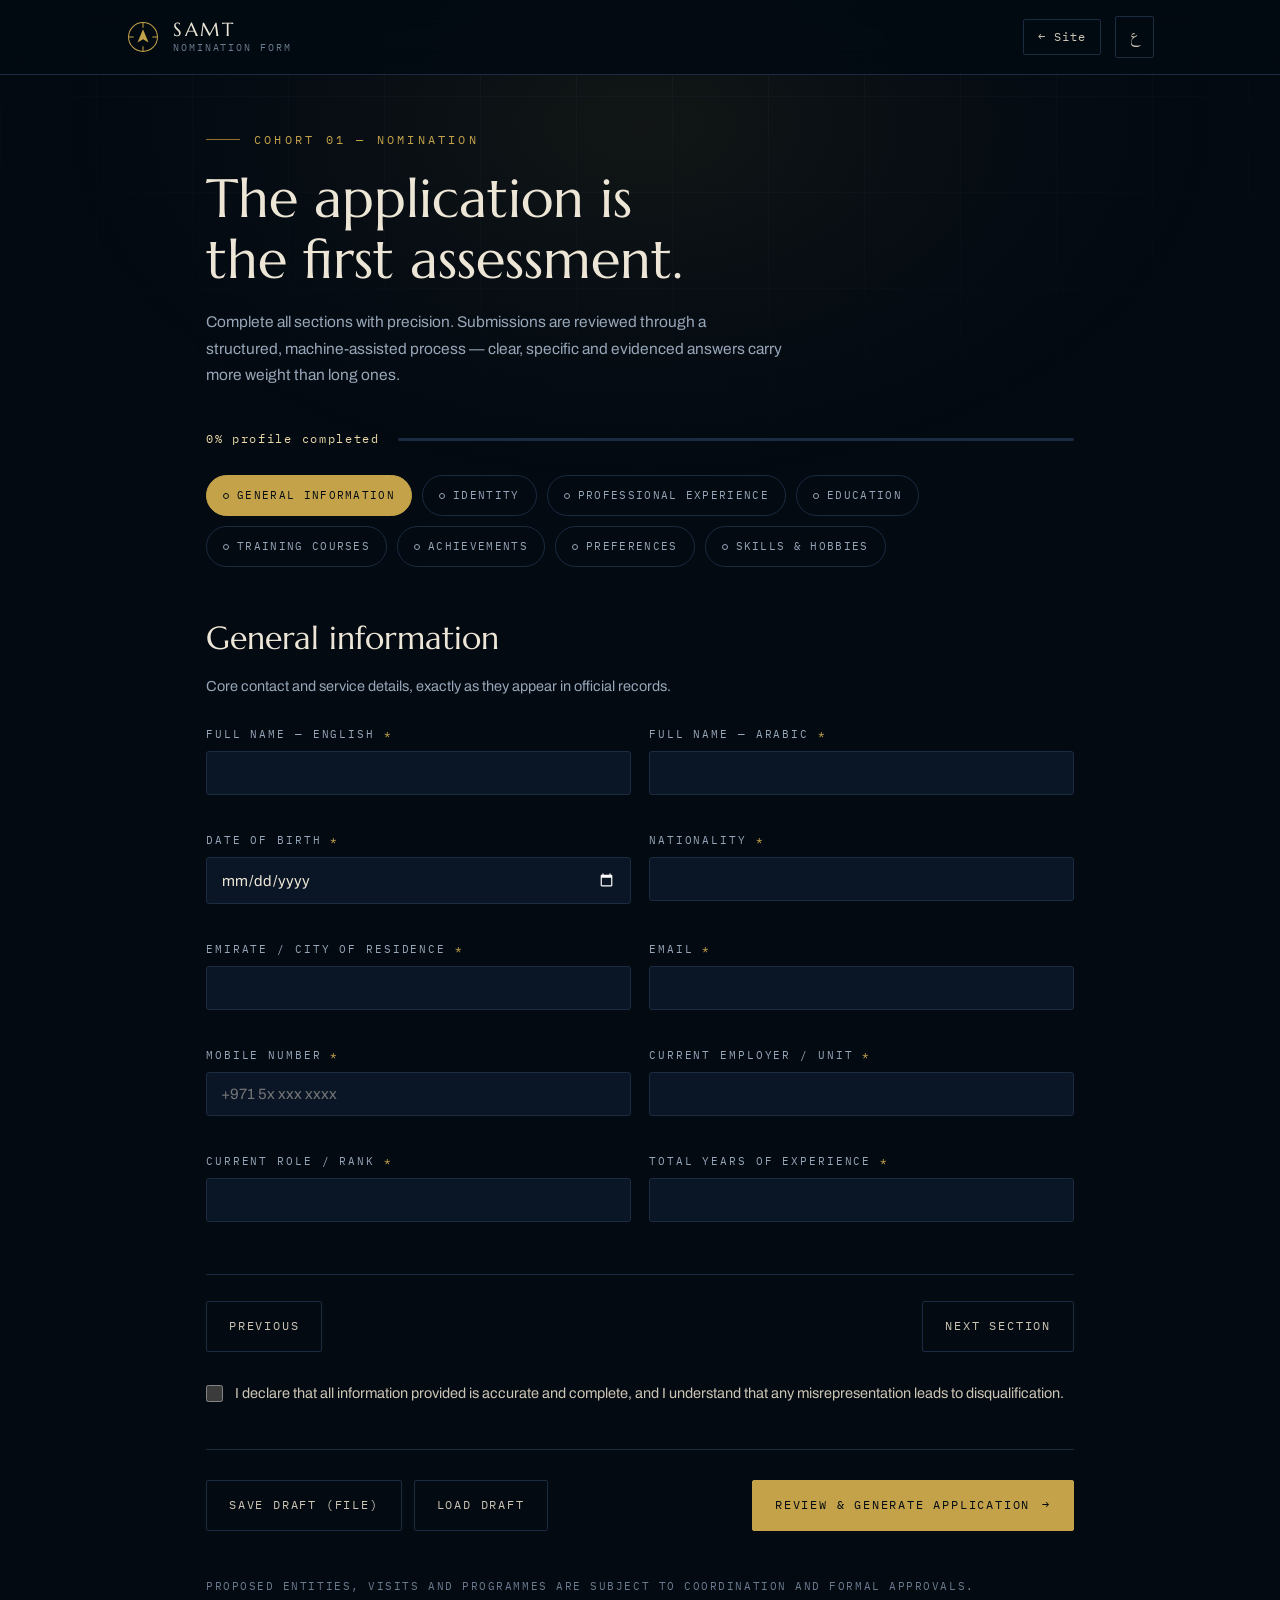
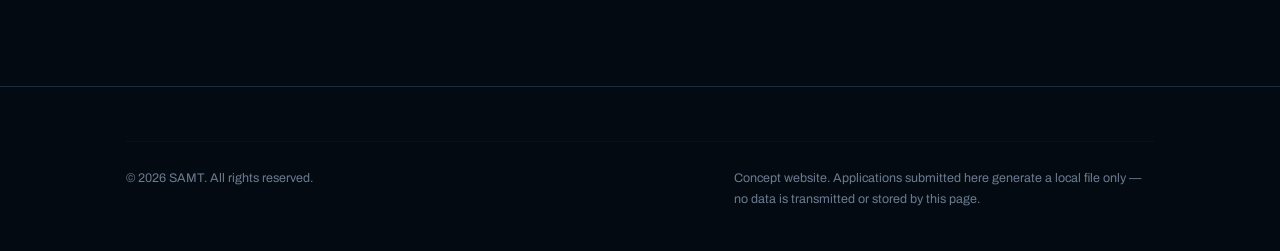
<file: apply.html>
<!DOCTYPE html>
<html lang="en" dir="ltr">
<head>
<meta charset="UTF-8">
<meta name="viewport" content="width=device-width, initial-scale=1">
<title>SAMT — Nomination Form</title>
<meta name="description" content="SAMT fellowship nomination form. Structured application designed for rigorous, machine-assisted review.">
<meta name="theme-color" content="#030A12">
<meta name="color-scheme" content="dark">
<meta name="robots" content="noindex,follow">
<link rel="icon" type="image/svg+xml" href="data:image/svg+xml,%3Csvg xmlns='http://www.w3.org/2000/svg' viewBox='0 0 40 40'%3E%3Ccircle cx='20' cy='20' r='16.5' fill='none' stroke='%23C3A24A' stroke-width='2.4'/%3E%3Cpath d='M20 10.5l6.8 16.3L20 22.7l-6.8 4.1Z' fill='%23C3A24A'/%3E%3C/svg%3E">
<link rel="preconnect" href="https://fonts.googleapis.com">
<link rel="preconnect" href="https://fonts.gstatic.com" crossorigin>
<link href="https://fonts.googleapis.com/css2?family=Marcellus&family=Archivo:wght@400;500;600&family=IBM+Plex+Mono:wght@400;500&family=Amiri:ital,wght@0,400;0,700;1,400&family=IBM+Plex+Sans+Arabic:wght@400;500;600&display=swap" rel="stylesheet">
<link rel="stylesheet" href="styles.css">
<style>
/* ═══ nomination form — page layer on top of the azimuth system ═══ */
.apply-main{position:relative;z-index:1;max-width:980px;margin-inline:auto;padding:130px var(--pad-x) 90px}
.apply-head{display:grid;gap:18px;margin-bottom:40px}
.apply-head .h2{max-width:20ch}
.apply-intro{color:var(--slate);max-width:64ch}

.progress-row{display:flex;align-items:center;gap:18px;margin:34px 0 26px;flex-wrap:wrap}
.progress-label{font-family:var(--font-mono);font-size:12px;letter-spacing:.14em;color:var(--champagne);font-variant-numeric:tabular-nums;white-space:nowrap}
html[lang="ar"] .progress-label{font-family:var(--font-body);letter-spacing:0;font-size:13px}
.progress-track{flex:1;min-width:220px;height:3px;background:var(--line);border-radius:2px;overflow:hidden}
.progress-fill{height:100%;width:0%;background:linear-gradient(90deg,var(--gold-deep),var(--gold));transition:width .6s var(--ease)}

.pills{display:flex;gap:10px;flex-wrap:wrap;margin-bottom:44px}
.pill{
  font-family:var(--font-mono);font-size:11px;letter-spacing:.12em;text-transform:uppercase;
  border:1px solid var(--line);color:var(--slate);padding:10px 16px;border-radius:999px;
  transition:color .3s,border-color .3s,background .3s;display:flex;align-items:center;gap:8px;
}
html[lang="ar"] .pill{font-family:var(--font-body);letter-spacing:0;font-size:13px}
.pill:hover{color:var(--champagne);border-color:var(--gold-deep)}
.pill[aria-selected="true"]{background:var(--gold);border-color:var(--gold);color:var(--night)}
.pill .dot{width:6px;height:6px;border-radius:50%;border:1px solid currentColor;flex:none}
.pill.done .dot{background:var(--gold);border-color:var(--gold)}
.pill[aria-selected="true"].done .dot{background:var(--night);border-color:var(--night)}

.sec{display:none}
.sec.show{display:block;animation:panelIn .5s var(--ease)}
.sec-head{display:grid;gap:8px;margin-bottom:26px}
.sec-head h2{font-family:var(--font-display);font-weight:400;font-size:clamp(24px,3vw,32px);color:var(--bone)}
.sec-head p{color:var(--slate);font-size:14.5px;max-width:64ch}

.grid2{display:grid;grid-template-columns:1fr 1fr;gap:18px}
.grid3{display:grid;grid-template-columns:1fr 1fr 1fr;gap:18px}
.field{display:flex;flex-direction:column;gap:8px;margin-bottom:18px}
.field label{font-family:var(--font-mono);font-size:10.5px;letter-spacing:.18em;text-transform:uppercase;color:var(--slate)}
html[lang="ar"] .field label{font-family:var(--font-body);letter-spacing:0;font-size:12.5px}
.field label .req{color:var(--gold)}
.field input,.field select,.field textarea{
  background:var(--ink);border:1px solid var(--line);color:var(--bone);
  font-family:var(--font-body);font-size:15px;padding:13px 14px;border-radius:3px;
  transition:border-color .3s;width:100%;
}
.field textarea{resize:vertical;min-height:110px;line-height:1.6}
.field input:focus,.field select:focus,.field textarea:focus{outline:none;border-color:var(--gold-deep)}
.field input.invalid,.field select.invalid,.field textarea.invalid{border-color:#8f4030}
.field select{appearance:none;background-image:url("data:image/svg+xml,%3Csvg xmlns='http://www.w3.org/2000/svg' width='10' height='6'%3E%3Cpath d='M1 1l4 4 4-4' stroke='%2397A6B8' fill='none'/%3E%3C/svg%3E");background-repeat:no-repeat;background-position:calc(100% - 14px) center}
html[dir="rtl"] .field select{background-position:14px center}
.hint{font-size:12px;color:var(--slate-dim)}
.count{font-family:var(--font-mono);font-size:10.5px;color:var(--slate-dim);align-self:flex-end;font-variant-numeric:tabular-nums}
.check{display:flex;gap:12px;align-items:flex-start;margin:14px 0}
.check input{width:17px;height:17px;accent-color:#C3A24A;margin-top:3px;flex:none}
.check span{color:var(--bone-dim);font-size:14.5px;line-height:1.6}

.block{border:1px solid var(--line);background:#0A162699;border-radius:3px;padding:22px;margin-bottom:16px;position:relative}
.block-top{display:flex;justify-content:space-between;align-items:center;margin-bottom:16px}
.block-num{font-family:var(--font-mono);font-size:10.5px;letter-spacing:.22em;color:var(--gold)}
html[lang="ar"] .block-num{font-family:var(--font-body);letter-spacing:0;font-size:12px}
.block-remove{font-family:var(--font-mono);font-size:10px;letter-spacing:.14em;color:var(--slate-dim);border:1px solid var(--line);padding:6px 12px;border-radius:2px;transition:color .3s,border-color .3s}
html[lang="ar"] .block-remove{font-family:var(--font-body);letter-spacing:0;font-size:12px}
.block-remove:hover{color:#d08a7a;border-color:#8f4030}
.add-btn{
  display:inline-flex;align-items:center;gap:10px;border:1px dashed var(--line);
  color:var(--slate);font-family:var(--font-mono);font-size:11px;letter-spacing:.16em;text-transform:uppercase;
  padding:12px 20px;border-radius:3px;transition:color .3s,border-color .3s;margin-top:4px;
}
html[lang="ar"] .add-btn{font-family:var(--font-body);letter-spacing:0;font-size:13px}
.add-btn:hover{color:var(--champagne);border-color:var(--gold-deep)}
.add-btn[disabled]{opacity:.35;pointer-events:none}

.sec-nav{display:flex;justify-content:space-between;gap:14px;margin-top:34px;border-top:1px solid var(--line);padding-top:26px}
.actions{display:flex;flex-wrap:wrap;gap:12px;margin-top:44px;border-top:1px solid var(--line);padding-top:30px;align-items:center}
.actions .spacer{flex:1}

.review{display:none;border:1px solid var(--gold-deep);background:#0A1626;border-radius:3px;padding:28px;margin-top:36px}
.review.show{display:block;animation:panelIn .5s var(--ease)}
.review h3{font-family:var(--font-display);font-weight:400;font-size:22px;color:var(--champagne);margin-bottom:6px}
.review .rid{font-family:var(--font-mono);font-size:12px;letter-spacing:.16em;color:var(--gold);margin-bottom:16px}
.review p{color:var(--slate);font-size:14px;margin-bottom:16px;max-width:66ch}
.review .r-actions{display:flex;flex-wrap:wrap;gap:10px}
.err{display:none;color:#d08a7a;font-size:13.5px;margin-top:16px}
.err.show{display:block}
.json-note{font-family:var(--font-mono);font-size:10.5px;letter-spacing:.12em;color:var(--slate-dim);margin-top:22px;text-transform:uppercase}
html[lang="ar"] .json-note{font-family:var(--font-body);letter-spacing:0;font-size:12px;text-transform:none}

@media (max-width:760px){
  .grid2,.grid3{grid-template-columns:1fr}
  .apply-main{padding-top:110px}
  .sec-nav,.actions{flex-direction:column;align-items:stretch}
  .actions .spacer{display:none}
}
</style>
</head>
<body>
<div class="graticule" aria-hidden="true"></div>
<div class="halo" aria-hidden="true"></div>
<a class="skip" href="#main" data-i18n="p_skip">Skip to content</a>

<header class="nav scrolled">
  <div class="nav-in">
    <a class="brand" href="index.html" aria-label="SAMT — home">
      <svg class="brand-mark" viewBox="0 0 40 40" fill="none" aria-hidden="true">
        <circle cx="20" cy="20" r="17" stroke="currentColor" stroke-width="1.2"/>
        <path d="M20 3v6M20 31v6M3 20h6M31 20h6" stroke="currentColor" stroke-width="1.2"/>
        <path d="M20 11l6.5 15.5L20 22.6 13.5 26.5Z" fill="currentColor"/>
      </svg>
      <span class="brand-text">
        <span class="brand-name" data-i18n="p_brand">SAMT</span>
        <span class="brand-sub" data-i18n="p_brandSub">Nomination form</span>
      </span>
    </a>
    <div class="nav-actions">
      <a class="lang-btn" href="index.html" data-i18n="p_back">← Site</a>
      <button class="lang-btn" id="langBtn" aria-label="Switch language / تبديل اللغة"><span id="langBtnTxt"><span class="ar-glyph">ع</span></span></button>
    </div>
  </div>
</header>

<main class="apply-main" id="main">
  <div class="apply-head">
    <p class="eyebrow" data-i18n="p_eyebrow">Cohort 01 — Nomination</p>
    <h1 class="display h2" data-i18n="p_title">The application is the first assessment.</h1>
    <p class="apply-intro" data-i18n="p_intro">Complete all sections with precision. Submissions are reviewed through a structured, machine-assisted process — clear, specific and evidenced answers carry more weight than long ones.</p>
  </div>

  <div class="progress-row">
    <span class="progress-label"><span id="pct">0</span>% <span data-i18n="p_completed">profile completed</span></span>
    <div class="progress-track"><div class="progress-fill" id="fill"></div></div>
  </div>

  <div class="pills" role="tablist" aria-label="Sections" id="pills">
    <button class="pill" role="tab" data-sec="g" aria-selected="true"><span class="dot"></span><span data-i18n="p_secG">General information</span></button>
    <button class="pill" role="tab" data-sec="id" aria-selected="false"><span class="dot"></span><span data-i18n="p_secId">Identity</span></button>
    <button class="pill" role="tab" data-sec="xp" aria-selected="false"><span class="dot"></span><span data-i18n="p_secXp">Professional experience</span></button>
    <button class="pill" role="tab" data-sec="ed" aria-selected="false"><span class="dot"></span><span data-i18n="p_secEd">Education</span></button>
    <button class="pill" role="tab" data-sec="tr" aria-selected="false"><span class="dot"></span><span data-i18n="p_secTr">Training courses</span></button>
    <button class="pill" role="tab" data-sec="ac" aria-selected="false"><span class="dot"></span><span data-i18n="p_secAc">Achievements</span></button>
    <button class="pill" role="tab" data-sec="pr" aria-selected="false"><span class="dot"></span><span data-i18n="p_secPr">Preferences</span></button>
    <button class="pill" role="tab" data-sec="sk" aria-selected="false"><span class="dot"></span><span data-i18n="p_secSk">Skills &amp; hobbies</span></button>
  </div>

  <!-- ── General information ── -->
  <section class="sec show" id="sec-g">
    <div class="sec-head"><h2 data-i18n="p_secG">General information</h2><p data-i18n="p_gIntro">Core contact and service details, exactly as they appear in official records.</p></div>
    <div class="grid2">
      <div class="field"><label data-i18n-html="p_fNameEn">Full name — English <span class="req">*</span></label><input data-f="full_name_en" data-req autocomplete="name"></div>
      <div class="field"><label data-i18n-html="p_fNameAr">Full name — Arabic <span class="req">*</span></label><input data-f="full_name_ar" data-req dir="rtl" lang="ar"></div>
      <div class="field"><label data-i18n-html="p_fDob">Date of birth <span class="req">*</span></label><input type="date" data-f="date_of_birth" data-req></div>
      <div class="field"><label data-i18n-html="p_fNat">Nationality <span class="req">*</span></label><input data-f="nationality" data-req></div>
      <div class="field"><label data-i18n-html="p_fCity">Emirate / city of residence <span class="req">*</span></label><input data-f="city" data-req></div>
      <div class="field"><label data-i18n-html="p_fEmail">Email <span class="req">*</span></label><input type="email" data-f="email" data-req autocomplete="email"></div>
      <div class="field"><label data-i18n-html="p_fPhone">Mobile number <span class="req">*</span></label><input type="tel" data-f="phone" data-req dir="ltr" autocomplete="tel" placeholder="+971 5x xxx xxxx"></div>
      <div class="field"><label data-i18n-html="p_fEmployer">Current employer / unit <span class="req">*</span></label><input data-f="employer" data-req></div>
      <div class="field"><label data-i18n-html="p_fRole">Current role / rank <span class="req">*</span></label><input data-f="current_role" data-req></div>
      <div class="field"><label data-i18n-html="p_fYears">Total years of experience <span class="req">*</span></label><input type="number" min="0" max="45" step="0.5" data-f="years_experience" data-req dir="ltr"></div>
    </div>
  </section>

  <!-- ── Identity ── -->
  <section class="sec" id="sec-id">
    <div class="sec-head"><h2 data-i18n="p_secId">Identity</h2><p data-i18n="p_idIntro">Identity details are used only for verification during shortlisting.</p></div>
    <div class="grid2">
      <div class="field"><label data-i18n-html="p_fUae">UAE national <span class="req">*</span></label>
        <select data-f="uae_national" data-req>
          <option value="" data-i18n="p_optSelect">Select…</option>
          <option value="yes" data-i18n="p_optYes">Yes</option>
          <option value="no" data-i18n="p_optNo">No</option>
        </select></div>
      <div class="field"><label data-i18n="p_fGender">Gender</label>
        <select data-f="gender">
          <option value="" data-i18n="p_optSelect">Select…</option>
          <option value="male" data-i18n="p_optMale">Male</option>
          <option value="female" data-i18n="p_optFemale">Female</option>
        </select></div>
      <div class="field"><label data-i18n="p_fEid">Emirates ID (optional)</label><input data-f="emirates_id" dir="ltr" inputmode="numeric" placeholder="784-XXXX-XXXXXXX-X"></div>
      <div class="field"><label data-i18n-html="p_fLangs">Languages spoken <span class="req">*</span></label><input data-f="languages" data-req data-i18n-ph="p_phLangs" placeholder="Arabic, English"></div>
    </div>
  </section>

  <!-- ── Professional experience ── -->
  <section class="sec" id="sec-xp">
    <div class="sec-head"><h2 data-i18n="p_secXp">Professional experience</h2><p data-i18n="p_xpIntro">Provide your career history — minimum 1 and maximum 3 positions, most recent first.</p></div>
    <div id="xpList"></div>
    <button class="add-btn" id="xpAdd" type="button"><span>+</span><span data-i18n="p_xpAdd">Add position</span></button>
  </section>

  <!-- ── Education ── -->
  <section class="sec" id="sec-ed">
    <div class="sec-head"><h2 data-i18n="p_secEd">Education</h2><p data-i18n="p_edIntro">Formal qualifications — minimum 1 and maximum 3, highest first.</p></div>
    <div id="edList"></div>
    <button class="add-btn" id="edAdd" type="button"><span>+</span><span data-i18n="p_edAdd">Add qualification</span></button>
  </section>

  <!-- ── Training ── -->
  <section class="sec" id="sec-tr">
    <div class="sec-head"><h2 data-i18n="p_secTr">Training courses</h2><p data-i18n="p_trIntro">Relevant professional courses — up to 5. Leadership, strategy and technical programmes carry most weight.</p></div>
    <div id="trList"></div>
    <button class="add-btn" id="trAdd" type="button"><span>+</span><span data-i18n="p_trAdd">Add course</span></button>
  </section>

  <!-- ── Achievements ── -->
  <section class="sec" id="sec-ac">
    <div class="sec-head"><h2 data-i18n="p_secAc">Achievements</h2><p data-i18n="p_acIntro">Up to 3 achievements with measurable institutional impact. State the result, not the effort.</p></div>
    <div id="acList"></div>
    <button class="add-btn" id="acAdd" type="button"><span>+</span><span data-i18n="p_acAdd">Add achievement</span></button>
  </section>

  <!-- ── Preferences ── -->
  <section class="sec" id="sec-pr">
    <div class="sec-head"><h2 data-i18n="p_secPr">Preferences</h2><p data-i18n="p_prIntro">Your motivation and commitments. Free-text answers are deliberately limited — precision is part of the assessment.</p></div>
    <div class="field"><label data-i18n-html="p_fMotivation">Motivation statement <span class="req">*</span></label>
      <textarea data-f="motivation" data-req maxlength="600" data-countmax="600"></textarea>
      <span class="count" data-countfor="motivation">0 / 600</span>
      <span class="hint" data-i18n="p_hMotivation">Why command, why now, and why you — in no more than 600 characters.</span></div>
    <div class="field"><label data-i18n="p_fPhilosophy">Leadership philosophy — one line</label>
      <input data-f="philosophy" maxlength="140" data-countmax="140">
      <span class="count" data-countfor="philosophy">0 / 140</span></div>
    <div class="grid2">
      <div class="field"><label data-i18n="p_fStation">Station of highest interest</label>
        <select data-f="station_interest">
          <option value="" data-i18n="p_optSelect">Select…</option>
          <option value="uae" data-i18n="p_optUae">UAE — national capability</option>
          <option value="uk" data-i18n="p_optUk">UK — leadership &amp; discipline</option>
          <option value="fr" data-i18n="p_optFr">France — strategy &amp; partnerships</option>
          <option value="us" data-i18n="p_optUs">USA — cooperation &amp; acquisition</option>
        </select></div>
      <div class="field"><label data-i18n="p_fRef">How were you referred?</label>
        <select data-f="referral">
          <option value="" data-i18n="p_optSelect">Select…</option>
          <option value="institutional_nomination" data-i18n="p_optNom">Institutional nomination</option>
          <option value="commanding_officer" data-i18n="p_optCo">Commanding officer / manager</option>
          <option value="colleague" data-i18n="p_optCol">Colleague</option>
          <option value="other" data-i18n="p_optOther">Other</option>
        </select></div>
    </div>
    <label class="check"><input type="checkbox" data-f="commitment" data-req><span data-i18n="p_cCommit">I confirm my availability for the full 16-week, full-time programme, including all four international stations.</span></label>
  </section>

  <!-- ── Skills ── -->
  <section class="sec" id="sec-sk">
    <div class="sec-head"><h2 data-i18n="p_secSk">Skills &amp; hobbies</h2><p data-i18n="p_skIntro">Comma-separated lists — each entry becomes a structured data point in your application.</p></div>
    <div class="field"><label data-i18n-html="p_fSkills">Professional skills <span class="req">*</span></label>
      <input data-f="skills" data-req data-i18n-ph="p_phSkills" placeholder="Strategic planning, programme governance, systems engineering">
      <span class="hint" data-i18n="p_hSkills">Minimum 3, separated by commas.</span></div>
    <div class="field"><label data-i18n="p_fHobbies">Hobbies &amp; interests</label>
      <input data-f="hobbies" data-i18n-ph="p_phHobbies" placeholder="Aviation, endurance sport, reading"></div>
  </section>

  <div class="sec-nav">
    <button class="btn btn-ghost" id="prevBtn" type="button"><span data-i18n="p_prev">Previous</span></button>
    <button class="btn btn-ghost" id="nextBtn" type="button"><span data-i18n="p_next">Next section</span></button>
  </div>

  <label class="check" style="margin-top:30px"><input type="checkbox" id="declare" data-req><span data-i18n="p_cDeclare">I declare that all information provided is accurate and complete, and I understand that any misrepresentation leads to disqualification.</span></label>

  <div class="actions">
    <button class="btn btn-ghost" id="draftSave" type="button"><span data-i18n="p_draftSave">Save draft (file)</span></button>
    <button class="btn btn-ghost" id="draftLoad" type="button"><span data-i18n="p_draftLoad">Load draft</span></button>
    <input type="file" id="draftFile" accept="application/json" hidden>
    <span class="spacer"></span>
    <button class="btn btn-gold" id="generate" type="button"><span data-i18n="p_generate">Review &amp; generate application</span><span class="arr" aria-hidden="true">→</span></button>
  </div>
  <p class="err" id="errBox" data-i18n="p_err">Some required fields are missing or invalid — incomplete sections are marked above.</p>

  <div class="review" id="review">
    <h3 data-i18n="p_rvTitle">Application generated</h3>
    <p class="rid" id="rid">SAMT-26-00000</p>
    <p data-i18n="p_rvBody">Your structured application file has been prepared. Download it, keep a copy, and submit it through your nominating authority or the address provided in your invitation.</p>
    <div class="r-actions">
      <button class="btn btn-gold" id="dlJson" type="button"><span data-i18n="p_dlJson">Download JSON</span></button>
      <button class="btn btn-ghost" id="cpJson" type="button"><span data-i18n="p_cpJson">Copy JSON</span></button>
      <a class="btn btn-ghost" id="mailBtn" href="#"><span data-i18n="p_mail">Submit by email</span></a>
    </div>
    <p class="json-note" data-i18n="p_jsonNote">Machine-readable · schema samt.application.v1 · designed for AI-assisted review</p>
  </div>

  <p class="st-note" style="margin-top:46px" data-i18n="p_approvals">Proposed entities, visits and programmes are subject to coordination and formal approvals.</p>
</main>

<footer class="footer"><div class="wrap"><div class="disclaimer">
  <span data-i18n="p_copy">© 2026 SAMT. All rights reserved.</span>
  <span class="legal" data-i18n="p_legal">Concept website. Applications submitted here generate a local file only — no data is transmitted or stored by this page.</span>
</div></div></footer>
<script>
(function(){
'use strict';
var doc = document, root = doc.documentElement;
root.classList.add('js');

/* ▸ Set the receiving address before launch (used by "Submit by email") */
var SUBMIT_EMAIL = 'nominations@samt.example';

/* ═══════════ page dictionary ═══════════ */
var PD = {
en: {
  _title:'SAMT — Nomination Form', _dir:'ltr', _langBtn:'<span class="ar-glyph">\u0639</span>',
  p_skip:'Skip to content', p_brand:'SAMT', p_brandSub:'Nomination form', p_back:'\u2190 Site',
  p_eyebrow:'Cohort 01 — Nomination', p_title:'The application is the first assessment.',
  p_intro:'Complete all sections with precision. Submissions are reviewed through a structured, machine-assisted process — clear, specific and evidenced answers carry more weight than long ones.',
  p_completed:'profile completed',
  p_secG:'General information', p_secId:'Identity', p_secXp:'Professional experience', p_secEd:'Education',
  p_secTr:'Training courses', p_secAc:'Achievements', p_secPr:'Preferences', p_secSk:'Skills & hobbies',
  p_gIntro:'Core contact and service details, exactly as they appear in official records.',
  p_fNameEn:'Full name — English <span class="req">*</span>', p_fNameAr:'Full name — Arabic <span class="req">*</span>',
  p_fDob:'Date of birth <span class="req">*</span>', p_fNat:'Nationality <span class="req">*</span>',
  p_fCity:'Emirate / city of residence <span class="req">*</span>', p_fEmail:'Email <span class="req">*</span>',
  p_fPhone:'Mobile number <span class="req">*</span>', p_fEmployer:'Current employer / unit <span class="req">*</span>',
  p_fRole:'Current role / rank <span class="req">*</span>', p_fYears:'Total years of experience <span class="req">*</span>',
  p_idIntro:'Identity details are used only for verification during shortlisting.',
  p_fUae:'UAE national <span class="req">*</span>', p_optSelect:'Select\u2026', p_optYes:'Yes', p_optNo:'No',
  p_fGender:'Gender', p_optMale:'Male', p_optFemale:'Female',
  p_fEid:'Emirates ID (optional)', p_fLangs:'Languages spoken <span class="req">*</span>', p_phLangs:'Arabic, English',
  p_xpIntro:'Provide your career history — minimum 1 and maximum 3 positions, most recent first.',
  p_xpAdd:'Add position', p_bPos:'Position',
  p_fXpRole:'Role title <span class="req">*</span>', p_fXpOrg:'Organisation <span class="req">*</span>',
  p_fXpSector:'Sector', p_optSecDef:'Defence', p_optSecGov:'Government', p_optSecAvi:'Aviation & aerospace',
  p_optSecTech:'Technology', p_optSecEnergy:'Energy', p_optSecAcad:'Academia', p_optSecPriv:'Private sector', p_optSecOther:'Other',
  p_fXpFrom:'From <span class="req">*</span>', p_fXpTo:'To', p_xpPresent:'Current position',
  p_fXpPeople:'People led (number)', p_fXpSummary:'Key responsibilities & results <span class="req">*</span>',
  p_edIntro:'Formal qualifications — minimum 1 and maximum 3, highest first.',
  p_edAdd:'Add qualification', p_bQual:'Qualification',
  p_fEdLevel:'Degree level <span class="req">*</span>', p_optLvlDip:'Diploma', p_optLvlBach:'Bachelor',
  p_optLvlMas:'Master', p_optLvlDoc:'Doctorate', p_optLvlOther:'Other',
  p_fEdField:'Field of study <span class="req">*</span>', p_fEdInst:'Institution <span class="req">*</span>',
  p_fEdCountry:'Country <span class="req">*</span>', p_fEdYear:'Year of graduation <span class="req">*</span>',
  p_trIntro:'Relevant professional courses — up to 5. Leadership, strategy and technical programmes carry most weight.',
  p_trAdd:'Add course', p_bCourse:'Course',
  p_fTrName:'Course name', p_fTrProvider:'Provider', p_fTrYear:'Year', p_fTrCat:'Category',
  p_optCatLead:'Leadership', p_optCatStrat:'Strategy', p_optCatTech:'Technical', p_optCatPm:'Programme management', p_optCatOther:'Other',
  p_acIntro:'Up to 3 achievements with measurable institutional impact. State the result, not the effort.',
  p_acAdd:'Add achievement', p_bAch:'Achievement',
  p_fAcTitle:'Title', p_fAcImpact:'Impact statement', p_fAcEvidence:'Evidence type',
  p_optEvAward:'Official award', p_optEvReport:'Institutional report', p_optEvMedia:'Published work / media', p_optEvRef:'Senior reference', p_optEvOther:'Other',
  p_prIntro:'Your motivation and commitments. Free-text answers are deliberately limited — precision is part of the assessment.',
  p_fMotivation:'Motivation statement <span class="req">*</span>',
  p_hMotivation:'Why command, why now, and why you — in no more than 600 characters.',
  p_fPhilosophy:'Leadership philosophy — one line',
  p_fStation:'Station of highest interest', p_optUae:'UAE — national capability', p_optUk:'UK — leadership & discipline',
  p_optFr:'France — strategy & partnerships', p_optUs:'USA — cooperation & acquisition',
  p_fRef:'How were you referred?', p_optNom:'Institutional nomination', p_optCo:'Commanding officer / manager', p_optCol:'Colleague', p_optOther:'Other',
  p_cCommit:'I confirm my availability for the full 16-week, full-time programme, including all four international stations.',
  p_skIntro:'Comma-separated lists — each entry becomes a structured data point in your application.',
  p_fSkills:'Professional skills <span class="req">*</span>', p_phSkills:'Strategic planning, programme governance, systems engineering',
  p_hSkills:'Minimum 3, separated by commas.', p_fHobbies:'Hobbies & interests', p_phHobbies:'Aviation, endurance sport, reading',
  p_prev:'Previous', p_next:'Next section', p_remove:'Remove',
  p_cDeclare:'I declare that all information provided is accurate and complete, and I understand that any misrepresentation leads to disqualification.',
  p_draftSave:'Save draft (file)', p_draftLoad:'Load draft', p_generate:'Review & generate application',
  p_err:'Some required fields are missing or invalid — incomplete sections are marked above.',
  p_rvTitle:'Application generated',
  p_rvBody:'Your structured application file has been prepared. Download it, keep a copy, and submit it through your nominating authority or the address provided in your invitation.',
  p_dlJson:'Download JSON', p_cpJson:'Copy JSON', p_cpDone:'Copied \u2713', p_mail:'Submit by email',
  p_jsonNote:'Machine-readable \u00b7 schema samt.application.v1 \u00b7 designed for AI-assisted review',
  p_approvals:'Proposed entities, visits and programmes are subject to coordination and formal approvals.',
  p_copy:'\u00a9 2026 SAMT. All rights reserved.',
  p_legal:'Concept website. Applications submitted here generate a local file only — no data is transmitted or stored by this page.'
},
ar: {
  _title:'سَمْت — نموذج الترشيح', _dir:'rtl', _langBtn:'EN',
  p_skip:'الانتقال إلى المحتوى', p_brand:'سَمْت', p_brandSub:'نموذج الترشيح', p_back:'\u2192 الموقع',
  p_eyebrow:'الدفعة 01 — الترشيح', p_title:'الطلب هو أول تقييم.',
  p_intro:'أكمل جميع الأقسام بدقة. تُراجع الطلبات عبر عملية منظمة مدعومة بالتحليل الآلي — الإجابات الواضحة والمحددة والمدعومة بالأدلة أثقل وزناً من الإجابات الطويلة.',
  p_completed:'نسبة اكتمال الملف',
  p_secG:'المعلومات العامة', p_secId:'الهوية', p_secXp:'الخبرة المهنية', p_secEd:'التعليم',
  p_secTr:'الدورات التدريبية', p_secAc:'الإنجازات', p_secPr:'التفضيلات', p_secSk:'المهارات والهوايات',
  p_gIntro:'بيانات التواصل والخدمة الأساسية كما وردت في السجلات الرسمية.',
  p_fNameEn:'الاسم الكامل — بالإنجليزية <span class="req">*</span>', p_fNameAr:'الاسم الكامل — بالعربية <span class="req">*</span>',
  p_fDob:'تاريخ الميلاد <span class="req">*</span>', p_fNat:'الجنسية <span class="req">*</span>',
  p_fCity:'الإمارة / مدينة الإقامة <span class="req">*</span>', p_fEmail:'البريد الإلكتروني <span class="req">*</span>',
  p_fPhone:'رقم الهاتف المتحرك <span class="req">*</span>', p_fEmployer:'جهة العمل / الوحدة الحالية <span class="req">*</span>',
  p_fRole:'المسمى الوظيفي / الرتبة الحالية <span class="req">*</span>', p_fYears:'إجمالي سنوات الخبرة <span class="req">*</span>',
  p_idIntro:'تُستخدم بيانات الهوية للتحقق فقط خلال مرحلة الفرز.',
  p_fUae:'مواطن إماراتي <span class="req">*</span>', p_optSelect:'اختر\u2026', p_optYes:'نعم', p_optNo:'لا',
  p_fGender:'الجنس', p_optMale:'ذكر', p_optFemale:'أنثى',
  p_fEid:'رقم الهوية الإماراتية (اختياري)', p_fLangs:'اللغات المتحدث بها <span class="req">*</span>', p_phLangs:'العربية، الإنجليزية',
  p_xpIntro:'قدّم سجلك المهني — بحد أدنى وظيفة واحدة وبحد أقصى ثلاث وظائف، الأحدث أولاً.',
  p_xpAdd:'إضافة وظيفة', p_bPos:'الوظيفة',
  p_fXpRole:'المسمى الوظيفي <span class="req">*</span>', p_fXpOrg:'الجهة <span class="req">*</span>',
  p_fXpSector:'القطاع', p_optSecDef:'الدفاع', p_optSecGov:'الحكومة', p_optSecAvi:'الطيران والفضاء',
  p_optSecTech:'التقنية', p_optSecEnergy:'الطاقة', p_optSecAcad:'الأكاديميا', p_optSecPriv:'القطاع الخاص', p_optSecOther:'أخرى',
  p_fXpFrom:'من <span class="req">*</span>', p_fXpTo:'إلى', p_xpPresent:'الوظيفة الحالية',
  p_fXpPeople:'عدد من قُدتهم', p_fXpSummary:'أبرز المسؤوليات والنتائج <span class="req">*</span>',
  p_edIntro:'المؤهلات العلمية — بحد أدنى مؤهل واحد وبحد أقصى ثلاثة، الأعلى أولاً.',
  p_edAdd:'إضافة مؤهل', p_bQual:'المؤهل',
  p_fEdLevel:'المستوى العلمي <span class="req">*</span>', p_optLvlDip:'دبلوم', p_optLvlBach:'بكالوريوس',
  p_optLvlMas:'ماجستير', p_optLvlDoc:'دكتوراه', p_optLvlOther:'أخرى',
  p_fEdField:'التخصص <span class="req">*</span>', p_fEdInst:'المؤسسة التعليمية <span class="req">*</span>',
  p_fEdCountry:'الدولة <span class="req">*</span>', p_fEdYear:'سنة التخرج <span class="req">*</span>',
  p_trIntro:'الدورات المهنية ذات الصلة — حتى 5 دورات. لبرامج القيادة والاستراتيجية والبرامج الفنية الوزن الأكبر.',
  p_trAdd:'إضافة دورة', p_bCourse:'الدورة',
  p_fTrName:'اسم الدورة', p_fTrProvider:'الجهة المقدمة', p_fTrYear:'السنة', p_fTrCat:'الفئة',
  p_optCatLead:'قيادة', p_optCatStrat:'استراتيجية', p_optCatTech:'فنية', p_optCatPm:'إدارة برامج', p_optCatOther:'أخرى',
  p_acIntro:'حتى 3 إنجازات ذات أثر مؤسسي قابل للقياس. اذكر النتيجة لا الجهد.',
  p_acAdd:'إضافة إنجاز', p_bAch:'الإنجاز',
  p_fAcTitle:'العنوان', p_fAcImpact:'بيان الأثر', p_fAcEvidence:'نوع الدليل',
  p_optEvAward:'جائزة رسمية', p_optEvReport:'تقرير مؤسسي', p_optEvMedia:'عمل منشور / إعلام', p_optEvRef:'تزكية من قيادة عليا', p_optEvOther:'أخرى',
  p_prIntro:'دوافعك والتزاماتك. الإجابات الحرة محدودة الطول عمداً — فالدقة جزء من التقييم.',
  p_fMotivation:'بيان الدافع <span class="req">*</span>',
  p_hMotivation:'لماذا القيادة، ولماذا الآن، ولماذا أنت — في حدود 600 حرف.',
  p_fPhilosophy:'فلسفتك القيادية — سطر واحد',
  p_fStation:'المحطة الأكثر أهمية لك', p_optUae:'الإمارات — القدرات الوطنية', p_optUk:'بريطانيا — القيادة والانضباط',
  p_optFr:'فرنسا — الاستراتيجية والشراكات', p_optUs:'أمريكا — التعاون والاستحواذ',
  p_fRef:'كيف تم ترشيحك؟', p_optNom:'ترشيح مؤسسي', p_optCo:'قائد مباشر / مدير', p_optCol:'زميل', p_optOther:'أخرى',
  p_cCommit:'أؤكد جاهزيتي للبرنامج كاملاً بدوام تام لمدة 16 أسبوعاً، شاملاً المحطات الدولية الأربع.',
  p_skIntro:'قوائم مفصولة بفواصل — كل عنصر يتحول إلى نقطة بيانات منظمة في طلبك.',
  p_fSkills:'المهارات المهنية <span class="req">*</span>', p_phSkills:'التخطيط الاستراتيجي، حوكمة البرامج، هندسة الأنظمة',
  p_hSkills:'ثلاث مهارات على الأقل، مفصولة بفواصل.', p_fHobbies:'الهوايات والاهتمامات', p_phHobbies:'الطيران، رياضات التحمل، القراءة',
  p_prev:'السابق', p_next:'القسم التالي', p_remove:'حذف',
  p_cDeclare:'أقرّ بأن جميع المعلومات المقدمة دقيقة وكاملة، وأدرك أن أي معلومات غير صحيحة تؤدي إلى الاستبعاد.',
  p_draftSave:'حفظ مسودة (ملف)', p_draftLoad:'استيراد مسودة', p_generate:'مراجعة وإنشاء الطلب',
  p_err:'بعض الحقول المطلوبة ناقصة أو غير صحيحة — الأقسام غير المكتملة محددة أعلاه.',
  p_rvTitle:'تم إنشاء الطلب',
  p_rvBody:'تم إعداد ملف طلبك المنظم. حمّله واحتفظ بنسخة، ثم قدّمه عبر جهة الترشيح أو العنوان الوارد في دعوتك.',
  p_dlJson:'تحميل JSON', p_cpJson:'نسخ JSON', p_cpDone:'تم النسخ \u2713', p_mail:'الإرسال بالبريد',
  p_jsonNote:'ملف قابل للقراءة الآلية \u00b7 المخطط samt.application.v1 \u00b7 مصمم للمراجعة المدعومة بالذكاء الاصطناعي',
  p_approvals:'تخضع الجهات والزيارات والبرامج المقترحة للتنسيق والموافقات الرسمية.',
  p_copy:'\u00a9 2026 سمت. جميع الحقوق محفوظة.',
  p_legal:'موقع تصوري. الطلبات هنا تُنشئ ملفاً محلياً فقط — لا تُنقل أي بيانات ولا تُخزن عبر هذه الصفحة.'
}
};

/* ═══════════ engine ═══════════ */
var lang = 'en';
function qs(s,c){return (c||doc).querySelector(s)}
function qsa(s,c){return Array.prototype.slice.call((c||doc).querySelectorAll(s))}
function t(k){ return (PD[lang][k] !== undefined) ? PD[lang][k] : k; }

function translateIn(rt){
  qsa('[data-i18n]', rt).forEach(function(el){ var k=el.getAttribute('data-i18n'); if(PD[lang][k]!==undefined) el.textContent=PD[lang][k]; });
  qsa('[data-i18n-html]', rt).forEach(function(el){ var k=el.getAttribute('data-i18n-html'); if(PD[lang][k]!==undefined) el.innerHTML=PD[lang][k]; });
  qsa('[data-i18n-ph]', rt).forEach(function(el){ var k=el.getAttribute('data-i18n-ph'); if(PD[lang][k]!==undefined) el.setAttribute('placeholder', PD[lang][k]); });
}
function applyLang(next){
  lang = next;
  root.setAttribute('lang', lang);
  root.setAttribute('dir', PD[lang]._dir);
  doc.title = PD[lang]._title;
  translateIn(doc);
  qs('#langBtnTxt').innerHTML = PD[lang]._langBtn;
  renumberAll();
}
qs('#langBtn').addEventListener('click', function(){ applyLang(lang==='en'?'ar':'en'); });

/* ── section tabs ── */
var ORDER = ['g','id','xp','ed','tr','ac','pr','sk'];
var cur = 0;
function showSec(i){
  cur = Math.max(0, Math.min(ORDER.length-1, i));
  ORDER.forEach(function(id, ix){
    qs('#sec-'+id).classList.toggle('show', ix===cur);
    qsa('.pill').filter(function(p){return p.getAttribute('data-sec')===id})[0]
      .setAttribute('aria-selected', ix===cur ? 'true' : 'false');
  });
  qs('#prevBtn').style.visibility = cur===0 ? 'hidden' : 'visible';
  qs('#nextBtn').style.visibility = cur===ORDER.length-1 ? 'hidden' : 'visible';
  qs('.apply-head').scrollIntoView({behavior:'smooth', block:'start'});
}
qsa('.pill').forEach(function(p){ p.addEventListener('click', function(){ showSec(ORDER.indexOf(p.getAttribute('data-sec'))); }); });
qs('#prevBtn').addEventListener('click', function(){ showSec(cur-1); });
qs('#nextBtn').addEventListener('click', function(){ showSec(cur+1); });

/* ── repeating blocks ── */
function fld(cls, labelKey, inner){
  return '<div class="field '+(cls||'')+'"><label data-i18n-html="'+labelKey+'">'+labelKey+'</label>'+inner+'</div>';
}
function opt(v, k){ return '<option value="'+v+'" data-i18n="'+k+'">'+k+'</option>'; }
var BLOCKS = {
  xp: { list:'#xpList', add:'#xpAdd', max:3, min:1, numKey:'p_bPos', breq:['role','organisation','from','summary'],
    html: '<div class="grid2">'
      + fld('', 'p_fXpRole', '<input data-f="role">')
      + fld('', 'p_fXpOrg', '<input data-f="organisation">')
      + '<div class="field"><label data-i18n="p_fXpSector">p_fXpSector</label><select data-f="sector">'
      + opt('','p_optSelect')+opt('defence','p_optSecDef')+opt('government','p_optSecGov')+opt('aviation_aerospace','p_optSecAvi')
      + opt('technology','p_optSecTech')+opt('energy','p_optSecEnergy')+opt('academia','p_optSecAcad')+opt('private','p_optSecPriv')+opt('other','p_optSecOther')
      + '</select></div>'
      + '<div class="field"><label data-i18n="p_fXpPeople">p_fXpPeople</label><input type="number" min="0" step="1" data-f="people_led" dir="ltr"></div>'
      + fld('', 'p_fXpFrom', '<input type="month" data-f="from" dir="ltr">')
      + '<div class="field"><label data-i18n="p_fXpTo">p_fXpTo</label><input type="month" data-f="to" dir="ltr">'
      + '<label class="check" style="margin:6px 0 0"><input type="checkbox" data-f="is_current"><span data-i18n="p_xpPresent">p_xpPresent</span></label></div>'
      + '</div>'
      + '<div class="field"><label data-i18n-html="p_fXpSummary">p_fXpSummary</label><textarea data-f="summary" maxlength="300"></textarea></div>'
  },
  ed: { list:'#edList', add:'#edAdd', max:3, min:1, numKey:'p_bQual', breq:['level','field','institution','country','year'],
    html: '<div class="grid2">'
      + '<div class="field"><label data-i18n-html="p_fEdLevel">p_fEdLevel</label><select data-f="level">'
      + opt('','p_optSelect')+opt('diploma','p_optLvlDip')+opt('bachelor','p_optLvlBach')+opt('master','p_optLvlMas')+opt('doctorate','p_optLvlDoc')+opt('other','p_optLvlOther')
      + '</select></div>'
      + fld('', 'p_fEdField', '<input data-f="field">')
      + fld('', 'p_fEdInst', '<input data-f="institution">')
      + fld('', 'p_fEdCountry', '<input data-f="country">')
      + fld('', 'p_fEdYear', '<input type="number" min="1975" max="2026" data-f="year" dir="ltr">')
      + '</div>'
  },
  tr: { list:'#trList', add:'#trAdd', max:5, min:0, numKey:'p_bCourse', breq:['name','provider','year'],
    html: '<div class="grid2">'
      + '<div class="field"><label data-i18n="p_fTrName">p_fTrName</label><input data-f="name"></div>'
      + '<div class="field"><label data-i18n="p_fTrProvider">p_fTrProvider</label><input data-f="provider"></div>'
      + '<div class="field"><label data-i18n="p_fTrYear">p_fTrYear</label><input type="number" min="1990" max="2026" data-f="year" dir="ltr"></div>'
      + '<div class="field"><label data-i18n="p_fTrCat">p_fTrCat</label><select data-f="category">'
      + opt('','p_optSelect')+opt('leadership','p_optCatLead')+opt('strategy','p_optCatStrat')+opt('technical','p_optCatTech')+opt('programme_management','p_optCatPm')+opt('other','p_optCatOther')
      + '</select></div></div>'
  },
  ac: { list:'#acList', add:'#acAdd', max:3, min:0, numKey:'p_bAch', breq:['title','impact'],
    html: '<div class="field"><label data-i18n="p_fAcTitle">p_fAcTitle</label><input data-f="title"></div>'
      + '<div class="field"><label data-i18n="p_fAcImpact">p_fAcImpact</label><textarea data-f="impact" maxlength="280"></textarea></div>'
      + '<div class="field"><label data-i18n="p_fAcEvidence">p_fAcEvidence</label><select data-f="evidence">'
      + opt('','p_optSelect')+opt('award','p_optEvAward')+opt('report','p_optEvReport')+opt('media','p_optEvMedia')+opt('reference','p_optEvRef')+opt('other','p_optEvOther')
      + '</select></div>'
  }
};
function addBlock(type){
  var B = BLOCKS[type], list = qs(B.list);
  if(list.children.length >= B.max) return null;
  var b = doc.createElement('div');
  b.className = 'block';
  b.setAttribute('data-type', type);
  b.innerHTML = '<div class="block-top"><span class="block-num"></span>'
    + '<button type="button" class="block-remove" data-i18n="p_remove">Remove</button></div>' + B.html;
  list.appendChild(b);
  translateIn(b);
  qs('.block-remove', b).addEventListener('click', function(){
    if(list.children.length <= B.min) return;
    list.removeChild(b);
    renumber(type); refresh();
  });
  renumber(type); refresh();
  return b;
}
function renumber(type){
  var B = BLOCKS[type], list = qs(B.list);
  qsa('.block', list).forEach(function(b, i){
    qs('.block-num', b).textContent = t(B.numKey) + ' 0' + (i+1);
    var rm = qs('.block-remove', b);
    rm.style.display = (list.children.length <= B.min) ? 'none' : '';
  });
  var addBtn = qs(B.add);
  if(addBtn){ if(list.children.length >= B.max) addBtn.setAttribute('disabled',''); else addBtn.removeAttribute('disabled'); }
}
function renumberAll(){ Object.keys(BLOCKS).forEach(renumber); }
Object.keys(BLOCKS).forEach(function(tp){
  qs(BLOCKS[tp].add).addEventListener('click', function(){ addBlock(tp); });
});

/* ── value helpers ── */
function val(el){
  if(!el) return '';
  if(el.type === 'checkbox') return el.checked;
  return (el.value || '').trim();
}
function blockData(type){
  return qsa('.block', qs(BLOCKS[type].list)).map(function(b){
    var o = {};
    qsa('[data-f]', b).forEach(function(el){ o[el.getAttribute('data-f')] = val(el); });
    return o;
  });
}
function blockFilled(o){
  return Object.keys(o).some(function(k){ var v=o[k]; return v===true || (typeof v==='string' && v!==''); });
}

/* ── validation + progress ── */
function fieldOk(el){
  var v = val(el);
  if(el.type === 'checkbox') return v === true;
  if(v === '') return false;
  if(el.type === 'email') return /.+@.+\..+/.test(v);
  if(el.getAttribute('data-f') === 'skills') return v.split(',').filter(function(s){return s.trim()!=='';}).length >= 3;
  return true;
}
function secOf(el){ var s = el.closest('.sec'); return s ? s.id.replace('sec-','') : null; }
function audit(mark){
  var okAll = true, secOkMap = {};
  ORDER.forEach(function(id){ secOkMap[id] = true; });
  var total = 0, done = 0;
  qsa('[data-req]').forEach(function(el){
    total++;
    var ok = fieldOk(el);
    if(ok) done++;
    else { okAll = false; var s = secOf(el); if(s) secOkMap[s] = false; }
    if(mark && el.getAttribute('data-req') !== null) el.classList.toggle('invalid', !ok && mark);
  });
  ['xp','ed','tr','ac'].forEach(function(tp){
    var B = BLOCKS[tp];
    qsa('.block', qs(B.list)).forEach(function(b, i){
      var o = {}; qsa('[data-f]', b).forEach(function(el){ o[el.getAttribute('data-f')] = val(el); });
      var mustFill = (i < B.min) || blockFilled(o);
      if(!mustFill) return;
      B.breq.forEach(function(f){
        total++;
        var el = qs('[data-f="'+f+'"]', b);
        var ok = fieldOk(el) || (f==='from' && val(qs('[data-f="is_current"]', b))===true && val(el)!=='');
        if(el && el.getAttribute('data-f')==='year') ok = val(el) !== '';
        if(ok) done++;
        else { okAll = false; secOkMap[tp] = false; }
        if(mark && el) el.classList.toggle('invalid', !ok);
      });
    });
  });
  var pct = total ? Math.round(done/total*100) : 0;
  qs('#pct').textContent = pct;
  qs('#fill').style.width = pct + '%';
  qsa('.pill').forEach(function(p){
    var id = p.getAttribute('data-sec');
    p.classList.toggle('done', secOkMap[id] && pct > 0);
  });
  return okAll;
}
function refresh(){ audit(false); }
doc.addEventListener('input', function(e){
  refresh();
  var f = e.target.getAttribute && e.target.getAttribute('data-f');
  if(f && e.target.hasAttribute('data-countmax')){
    var c = qs('.count[data-countfor="'+f+'"]');
    if(c) c.textContent = (e.target.value||'').length + ' / ' + e.target.getAttribute('data-countmax');
  }
});
doc.addEventListener('change', refresh);

/* ── serialize ── */
function splitList(s){ return (s||'').split(/[,\u060C]/).map(function(x){return x.trim();}).filter(Boolean); }
function collect(){
  var g = {};
  qsa('.apply-main [data-f]').forEach(function(el){
    if(el.closest('.block')) return;
    g[el.getAttribute('data-f')] = val(el);
  });
  return {
    schema: 'samt.application.v1',
    generated_at: new Date().toISOString(),
    application_id: qs('#rid').textContent,
    submission_language: lang,
    candidate: {
      full_name_en: g.full_name_en, full_name_ar: g.full_name_ar,
      date_of_birth: g.date_of_birth, nationality: g.nationality, city: g.city,
      email: g.email, phone: g.phone, employer: g.employer, current_role: g.current_role,
      years_experience: parseFloat(g.years_experience) || 0,
      uae_national: g.uae_national, gender: g.gender || null,
      emirates_id: g.emirates_id || null, languages: splitList(g.languages)
    },
    experience: blockData('xp').map(function(o){
      o.people_led = o.people_led === '' ? null : parseInt(o.people_led, 10);
      if(o.is_current === true) o.to = 'present';
      return o;
    }),
    education: blockData('ed').map(function(o){ o.year = o.year === '' ? null : parseInt(o.year, 10); return o; }),
    training: blockData('tr').filter(blockFilled).map(function(o){ o.year = o.year === '' ? null : parseInt(o.year, 10); return o; }),
    achievements: blockData('ac').filter(blockFilled),
    preferences: {
      motivation: g.motivation, leadership_philosophy: g.philosophy || null,
      station_interest: g.station_interest || null, referral: g.referral || null,
      full_time_commitment: g.commitment === true
    },
    skills: { professional: splitList(g.skills), hobbies: splitList(g.hobbies) },
    declaration_accepted: qs('#declare').checked
  };
}
function withDerived(o){
  o.derived = {
    positions_count: o.experience.length,
    education_count: o.education.length,
    training_count: o.training.length,
    achievements_count: o.achievements.length,
    skills_count: o.skills.professional.length,
    motivation_chars: (o.preferences.motivation || '').length
  };
  return o;
}

/* ── draft save / load (file-based, no browser storage) ── */
function download(name, text){
  var b = new Blob([text], {type:'application/json'});
  var a = doc.createElement('a');
  a.href = URL.createObjectURL(b);
  a.download = name;
  doc.body.appendChild(a); a.click();
  setTimeout(function(){ URL.revokeObjectURL(a.href); a.remove(); }, 400);
}
qs('#draftSave').addEventListener('click', function(){
  var d = collect(); d.draft = true;
  download('SAMT-draft.json', JSON.stringify(d, null, 2));
});
qs('#draftLoad').addEventListener('click', function(){ qs('#draftFile').click(); });
qs('#draftFile').addEventListener('change', function(){
  var f = this.files[0]; if(!f) return;
  var r = new FileReader();
  r.onload = function(){
    try{
      var d = JSON.parse(r.result);
      loadDraft(d);
    }catch(e){ alert('Invalid draft file'); }
  };
  r.readAsText(f);
  this.value = '';
});
function setF(scope, f, v){
  var el = qs('[data-f="'+f+'"]', scope);
  if(!el) return;
  if(el.type === 'checkbox') el.checked = v === true;
  else el.value = (v === null || v === undefined) ? '' : v;
}
function loadDraft(d){
  var c = d.candidate || {};
  Object.keys(c).forEach(function(k){
    setF(doc, k, k==='languages' ? (c[k]||[]).join(', ') : c[k]);
  });
  var p = d.preferences || {};
  setF(doc, 'motivation', p.motivation); setF(doc, 'philosophy', p.leadership_philosophy);
  setF(doc, 'station_interest', p.station_interest); setF(doc, 'referral', p.referral);
  setF(doc, 'commitment', p.full_time_commitment);
  var s = d.skills || {};
  setF(doc, 'skills', (s.professional||[]).join(', '));
  setF(doc, 'hobbies', (s.hobbies||[]).join(', '));
  [['xp', d.experience], ['ed', d.education], ['tr', d.training], ['ac', d.achievements]].forEach(function(pair){
    var tp = pair[0], arr = pair[1] || [];
    var list = qs(BLOCKS[tp].list);
    list.innerHTML = '';
    var n = Math.max(BLOCKS[tp].min, Math.min(arr.length, BLOCKS[tp].max));
    for(var i = 0; i < Math.max(n, BLOCKS[tp].min); i++){
      var b = addBlock(tp);
      var o = arr[i];
      if(b && o) Object.keys(o).forEach(function(k){
        if(k === 'to' && o[k] === 'present'){ setF(b, 'is_current', true); return; }
        setF(b, k, o[k]);
      });
    }
  });
  refresh();
}

/* ── generate ── */
var finalJson = null;
function newId(){
  return 'SAMT-26-' + Date.now().toString(36).toUpperCase().slice(-6);
}
qs('#generate').addEventListener('click', function(){
  var ok = audit(true) && qs('#declare').checked;
  qs('#errBox').classList.toggle('show', !ok);
  if(!ok){ qs('#declare').closest('.check').style.outline = qs('#declare').checked ? '' : '1px solid #8f4030'; return; }
  qs('#declare').closest('.check').style.outline = '';
  qs('#rid').textContent = newId();
  finalJson = JSON.stringify(withDerived(collect()), null, 2);
  var rv = qs('#review');
  rv.classList.add('show');
  qs('#mailBtn').setAttribute('href',
    'mailto:' + SUBMIT_EMAIL
    + '?subject=' + encodeURIComponent('SAMT Application ' + qs('#rid').textContent)
    + '&body=' + encodeURIComponent('Please find my SAMT application attached (JSON file downloaded from the nomination form).'));
  rv.scrollIntoView({behavior:'smooth', block:'center'});
});
qs('#dlJson').addEventListener('click', function(){
  if(finalJson) download(qs('#rid').textContent + '.json', finalJson);
});
qs('#cpJson').addEventListener('click', function(){
  if(!finalJson) return;
  var btnSpan = qs('#cpJson span');
  function done(){ btnSpan.textContent = t('p_cpDone'); setTimeout(function(){ btnSpan.textContent = t('p_cpJson'); }, 1800); }
  if(navigator.clipboard && navigator.clipboard.writeText){
    navigator.clipboard.writeText(finalJson).then(done, done);
  } else {
    var ta = doc.createElement('textarea');
    ta.value = finalJson; doc.body.appendChild(ta); ta.select();
    try{ doc.execCommand('copy'); }catch(e){}
    ta.remove(); done();
  }
});

/* ── init ── */
addBlock('xp');
addBlock('ed');
refresh();
})();
</script>
</body>
</html>
</file>
<file: styles.css>
/* ═══════════════════════════════════════════════
   SAMT — styles.css · azimuth design system
   Part 1: tokens, base, layout, chapters
   Part 2: runtime, bidi, motion system, atmosphere
   ═══════════════════════════════════════════════ */
/* ============================================================
   SAMT — Azimuth Design System
   One metaphor: the bearing. Everything derives from it.
   ============================================================ */
:root{
  --night:#030A12;
  --ink:#0A1626;
  --ink-2:#0E1C30;
  --line:#1B2B41;
  --line-soft:#14213363;
  --bone:#EDE6D6;
  --bone-dim:#CDC5B4;
  --slate:#97A6B8;
  --slate-dim:#6B7B8F;
  --gold:#C3A24A;
  --gold-deep:#8F7430;
  --champagne:#E9D9A6;
  --ease:cubic-bezier(.22,1,.36,1);
  --dur:.8s;
  --font-display:'Marcellus',serif;
  --font-body:'Archivo',system-ui,-apple-system,sans-serif;
  --font-mono:'IBM Plex Mono',ui-monospace,monospace;
  --w-max:1140px;
  --w-text:64ch;
  --pad-x:clamp(20px,5vw,56px);
  --space-chapter:clamp(110px,16vh,190px);
}
html[lang="ar"]{
  --font-display:'Amiri',serif;
  --font-body:'IBM Plex Sans Arabic',system-ui,sans-serif;
}
*,*::before,*::after{box-sizing:border-box;margin:0;padding:0}
html{scroll-behavior:smooth;-webkit-text-size-adjust:100%}
@media (prefers-reduced-motion:reduce){
  html{scroll-behavior:auto}
  *,*::before,*::after{animation-duration:.01ms!important;animation-iteration-count:1!important;transition-duration:.01ms!important}
}
body{
  background:var(--night);
  color:var(--bone);
  font-family:var(--font-body);
  font-size:clamp(15.5px,1.05vw,17px);
  line-height:1.72;
  -webkit-font-smoothing:antialiased;
  overflow-x:hidden;
}
::selection{background:var(--gold);color:var(--night)}
img,svg{display:block;max-width:100%}
a{color:inherit;text-decoration:none}
button{font:inherit;color:inherit;background:none;border:0;cursor:pointer}
:focus-visible{outline:2px solid var(--gold);outline-offset:3px;border-radius:2px}

/* ---------- atmosphere: faint graticule ---------- */
.graticule{
  position:fixed;inset:0;z-index:0;pointer-events:none;
  background-image:
    linear-gradient(var(--line-soft) 1px,transparent 1px),
    linear-gradient(90deg,var(--line-soft) 1px,transparent 1px);
  background-size:96px 96px;
  mask-image:radial-gradient(ellipse 90% 70% at 50% 0%,#000 0%,transparent 78%);
  -webkit-mask-image:radial-gradient(ellipse 90% 70% at 50% 0%,#000 0%,transparent 78%);
}
.halo{
  position:fixed;z-index:0;pointer-events:none;
  top:-28vh;inset-inline-start:50%;translate:-50% 0;
  width:min(1200px,140vw);aspect-ratio:1.6;
  background:radial-gradient(ellipse at center,#C3A24A14 0%,#C3A24A05 42%,transparent 70%);
}
html[dir="rtl"] .halo{translate:50% 0}

/* ---------- typography roles ---------- */
.eyebrow{
  font-family:var(--font-mono);
  font-size:11.5px;letter-spacing:.28em;text-transform:uppercase;
  color:var(--gold);display:flex;align-items:center;gap:14px;
}
html[lang="ar"] .eyebrow{font-family:var(--font-body);letter-spacing:0;font-size:13px}
.eyebrow::before{content:"";width:34px;height:1px;background:var(--gold-deep);flex:none}
.bearing-tag{
  font-family:var(--font-mono);font-size:11.5px;letter-spacing:.18em;
  color:var(--slate-dim);
}
.display{
  font-family:var(--font-display);font-weight:400;
  color:var(--bone);text-wrap:balance;
}
html[lang="ar"] .display{line-height:1.55}
.display em{font-style:normal;color:var(--champagne)}
html[lang="en"] .display em{font-style:italic}
.h1{font-size:clamp(42px,7.2vw,88px);line-height:1.08;letter-spacing:.005em}
.h2{font-size:clamp(30px,4.4vw,54px);line-height:1.14}
.lede{font-size:clamp(17px,1.35vw,20.5px);color:var(--bone-dim);max-width:var(--w-text)}
.body-dim{color:var(--slate);max-width:var(--w-text)}
.aphorism{
  font-family:var(--font-display);
  font-size:clamp(19px,1.7vw,25px);line-height:1.55;
  color:var(--champagne);
  border-inline-start:2px solid var(--gold-deep);
  padding-inline-start:22px;
  max-width:56ch;
}

/* ---------- shell ---------- */
.wrap{position:relative;z-index:1;width:100%;max-width:var(--w-max);margin-inline:auto;padding-inline:var(--pad-x)}
.chapter{padding-block:var(--space-chapter)}
.chapter-head{display:grid;gap:22px;margin-bottom:clamp(44px,7vh,76px)}
.chapter-head .top{display:flex;align-items:baseline;justify-content:space-between;gap:16px;flex-wrap:wrap}
.rule{height:1px;background:linear-gradient(to right,var(--line),transparent);border:0}
html[dir="rtl"] .rule{background:linear-gradient(to left,var(--line),transparent)}

/* ---------- reveal (progressive enhancement: visible unless .js) ---------- */
html.js .reveal{opacity:0;transform:translateY(26px);transition:opacity var(--dur) var(--ease),transform var(--dur) var(--ease)}
html.js .reveal.in{opacity:1;transform:none}
html.js .reveal[data-delay="1"]{transition-delay:.08s}
html.js .reveal[data-delay="2"]{transition-delay:.16s}
html.js .reveal[data-delay="3"]{transition-delay:.24s}
@media (prefers-reduced-motion:reduce){
  html.js .reveal{opacity:1;transform:none}
}

/* ---------- nav ---------- */
.skip{position:fixed;top:-60px;inset-inline-start:16px;z-index:120;background:var(--gold);color:var(--night);padding:10px 18px;font-family:var(--font-mono);font-size:12px;letter-spacing:.1em;transition:top .3s var(--ease)}
.skip:focus{top:14px}
.nav{
  position:fixed;top:0;inset-inline:0;z-index:100;
  transition:background .5s var(--ease),border-color .5s var(--ease),backdrop-filter .5s var(--ease);
  border-bottom:1px solid transparent;
}
.nav.scrolled{background:#030A12E6;backdrop-filter:blur(14px);-webkit-backdrop-filter:blur(14px);border-color:var(--line)}
.nav-in{display:flex;align-items:center;justify-content:space-between;gap:18px;max-width:var(--w-max);margin-inline:auto;padding:16px var(--pad-x)}
.brand{display:flex;align-items:center;gap:13px;min-width:0}
.brand-mark{width:34px;height:34px;flex:none;color:var(--gold)}
.brand-text{display:flex;flex-direction:column;line-height:1.2;min-width:0}
.brand-name{font-family:var(--font-display);font-size:19px;letter-spacing:.14em;color:var(--bone)}
html[lang="ar"] .brand-name{letter-spacing:0;font-size:21px}
.brand-sub{font-family:var(--font-mono);font-size:9.5px;letter-spacing:.2em;color:var(--slate-dim);text-transform:uppercase;white-space:nowrap;overflow:hidden;text-overflow:ellipsis}
html[lang="ar"] .brand-sub{font-family:var(--font-body);letter-spacing:0;font-size:11px}
.nav-links{display:flex;align-items:center;gap:26px;list-style:none}
.nav-links a{font-family:var(--font-mono);font-size:11.5px;letter-spacing:.14em;text-transform:uppercase;color:var(--slate);transition:color .3s}
html[lang="ar"] .nav-links a{font-family:var(--font-body);letter-spacing:0;font-size:13.5px}
.nav-links a:hover,.nav-links a.active{color:var(--champagne)}
.nav-actions{display:flex;align-items:center;gap:14px}
.lang-btn{
  font-family:var(--font-mono);font-size:12px;letter-spacing:.08em;
  border:1px solid var(--line);padding:7px 14px;color:var(--bone-dim);
  transition:border-color .3s,color .3s;border-radius:2px;
}
.lang-btn:hover{border-color:var(--gold-deep);color:var(--champagne)}
.lang-btn .ar-glyph{font-family:'Amiri',serif;font-size:15px}
.burger{display:none;flex-direction:column;gap:5px;padding:8px}
.burger span{width:22px;height:1.5px;background:var(--bone);transition:transform .35s var(--ease),opacity .35s}
.burger[aria-expanded="true"] span:nth-child(1){transform:translateY(6.5px) rotate(45deg)}
.burger[aria-expanded="true"] span:nth-child(2){opacity:0}
.burger[aria-expanded="true"] span:nth-child(3){transform:translateY(-6.5px) rotate(-45deg)}
.mobile-menu{
  position:fixed;inset:0;z-index:99;background:#030A12F5;
  backdrop-filter:blur(18px);-webkit-backdrop-filter:blur(18px);
  display:flex;flex-direction:column;justify-content:center;padding:0 var(--pad-x);
  opacity:0;visibility:hidden;transition:opacity .45s var(--ease),visibility .45s;
}
.mobile-menu.open{opacity:1;visibility:visible}
.mobile-menu ul{list-style:none;display:flex;flex-direction:column;gap:6px}
.mobile-menu a{display:flex;align-items:baseline;gap:16px;padding:11px 0;font-family:var(--font-display);font-size:clamp(24px,6vw,34px);color:var(--bone-dim);transition:color .3s}
.mobile-menu a:hover{color:var(--champagne)}
.mobile-menu .m-bearing{font-family:var(--font-mono);font-size:11px;color:var(--gold-deep);letter-spacing:.15em}

/* ---------- the signature: bearing instrument ---------- */
.instrument{
  position:fixed;z-index:90;inset-inline-end:22px;bottom:22px;
  display:flex;align-items:center;gap:12px;
  background:#0A1626D9;border:1px solid var(--line);border-radius:3px;
  padding:9px 13px;backdrop-filter:blur(10px);-webkit-backdrop-filter:blur(10px);
  opacity:0;transform:translateY(12px);
  transition:opacity .6s var(--ease),transform .6s var(--ease);
  pointer-events:none;
}
.instrument.on{opacity:1;transform:none}
.dial{width:34px;height:34px;flex:none}
.dial .ring{transition:none}
.inst-read{display:flex;flex-direction:column;line-height:1.35}
.inst-deg{font-family:var(--font-mono);font-size:13px;letter-spacing:.12em;color:var(--champagne);font-variant-numeric:tabular-nums}
.inst-label{font-family:var(--font-mono);font-size:9px;letter-spacing:.22em;text-transform:uppercase;color:var(--slate-dim)}
html[lang="ar"] .inst-label{font-family:var(--font-body);letter-spacing:0;font-size:10.5px}

/* ---------- hero ---------- */
.hero{
  position:relative;min-height:100svh;
  display:flex;flex-direction:column;justify-content:center;
  padding-top:110px;padding-bottom:70px;overflow:hidden;
}
.hero-grid{display:grid;grid-template-columns:1.15fr .85fr;gap:clamp(30px,5vw,70px);align-items:center}
.hero-tag{margin-bottom:26px}
.hero .h1{margin-bottom:30px}
.hero-lede{margin-bottom:42px}
.hero-ctas{display:flex;gap:16px;flex-wrap:wrap;align-items:center}
.btn{
  display:inline-flex;align-items:center;gap:12px;
  font-family:var(--font-mono);font-size:12px;letter-spacing:.15em;text-transform:uppercase;
  padding:14px 22px;border-radius:2px;transition:all .35s var(--ease);
}
html[lang="ar"] .btn{font-family:var(--font-body);letter-spacing:0;font-size:14px}
.btn-gold{background:var(--gold);color:var(--night);border:1px solid var(--gold)}
.btn-gold:hover{background:var(--champagne);border-color:var(--champagne)}
.btn-ghost{border:1px solid var(--line);color:var(--bone-dim)}
.btn-ghost:hover{border-color:var(--gold-deep);color:var(--champagne)}
.btn .arr{transition:transform .35s var(--ease)}
.btn:hover .arr{transform:translateX(4px)}
html[dir="rtl"] .btn:hover .arr{transform:translateX(-4px)}

/* hero azimuth ring */
.hero-ring-wrap{position:relative;display:flex;align-items:center;justify-content:center}
.hero-ring{width:min(430px,78vw);aspect-ratio:1;position:relative}
.hero-ring svg{width:100%;height:100%;overflow:visible}
.ring-rotor{transform-origin:50% 50%;will-change:transform}
.hero-ring .ar-word{
  position:absolute;inset:0;display:flex;flex-direction:column;align-items:center;justify-content:center;gap:6px;
  text-align:center;
}
.ar-word .samt-ar{font-family:'Amiri',serif;font-size:clamp(64px,9vw,104px);color:var(--bone);line-height:1;font-weight:400}
.ar-word .samt-en{font-family:var(--font-mono);font-size:11px;letter-spacing:.55em;color:var(--gold);text-transform:uppercase;padding-inline-start:.55em}
.ar-word .samt-mean{font-family:var(--font-display);font-size:13.5px;color:var(--slate);letter-spacing:.06em;margin-top:4px}
html[lang="ar"] .ar-word .samt-mean{font-family:var(--font-body);font-size:13px}

.scroll-cue{
  position:absolute;bottom:26px;inset-inline-start:var(--pad-x);
  display:flex;align-items:center;gap:12px;color:var(--slate-dim);
  font-family:var(--font-mono);font-size:10.5px;letter-spacing:.26em;text-transform:uppercase;
}
html[lang="ar"] .scroll-cue{font-family:var(--font-body);letter-spacing:0;font-size:12px}
.scroll-cue .line{width:1px;height:44px;background:linear-gradient(var(--gold),transparent);animation:cue 2.4s var(--ease) infinite}
@keyframes cue{0%{transform:scaleY(0);transform-origin:top}45%{transform:scaleY(1);transform-origin:top}55%{transform:scaleY(1);transform-origin:bottom}100%{transform:scaleY(0);transform-origin:bottom}}

/* ---------- stats strip ---------- */
.stats{display:grid;grid-template-columns:repeat(4,1fr);border-block:1px solid var(--line)}
.stat{padding:30px 22px;border-inline-end:1px solid var(--line);display:flex;flex-direction:column;gap:6px}
.stat:last-child{border-inline-end:0}
.stat-n{font-family:var(--font-display);font-size:clamp(34px,4vw,52px);color:var(--champagne);line-height:1;font-variant-numeric:tabular-nums}
.stat-n .unit{font-size:.42em;color:var(--gold);letter-spacing:.08em}
.stat-l{font-family:var(--font-mono);font-size:10.5px;letter-spacing:.2em;text-transform:uppercase;color:var(--slate)}
html[lang="ar"] .stat-l{font-family:var(--font-body);letter-spacing:0;font-size:12.5px}

/* ---------- chapter 01 : the name ---------- */
.name-grid{display:grid;grid-template-columns:.9fr 1.1fr;gap:clamp(36px,6vw,90px);align-items:start}
.name-callig{
  position:sticky;top:120px;
  display:flex;flex-direction:column;gap:18px;align-items:flex-start;
}
.name-callig .big-ar{font-family:'Amiri',serif;font-size:clamp(96px,13vw,180px);line-height:1;color:var(--bone)}
.name-callig .translit{font-family:var(--font-mono);font-size:12px;letter-spacing:.4em;text-transform:uppercase;color:var(--gold)}
.root-row{display:flex;gap:14px;align-items:center;font-family:'Amiri',serif;font-size:26px;color:var(--slate)}
.root-row .dot{width:4px;height:4px;background:var(--gold-deep);border-radius:50%}
.name-body{display:flex;flex-direction:column;gap:26px}
.defn{border:1px solid var(--line);background:var(--ink);padding:26px 28px;border-radius:3px}
.defn .defn-term{font-family:var(--font-mono);font-size:11px;letter-spacing:.24em;text-transform:uppercase;color:var(--gold);margin-bottom:10px}
html[lang="ar"] .defn .defn-term{font-family:var(--font-body);letter-spacing:0;font-size:12.5px}
.defn p{color:var(--bone-dim)}

/* ---------- strategic foundation ---------- */
.foundation{
  overflow:hidden;
  background:
    radial-gradient(circle at 14% 18%,rgba(195,162,74,.08),transparent 30%),
    linear-gradient(180deg,transparent,rgba(10,22,38,.52) 48%,transparent);
}
.foundation-grid{
  display:grid;grid-template-columns:repeat(2,minmax(0,1fr));gap:1px;
  border:1px solid var(--line);background:var(--line);
}
.foundation-card{
  position:relative;min-height:100%;padding:clamp(30px,4vw,46px);
  display:flex;flex-direction:column;gap:22px;
  background:linear-gradient(145deg,rgba(255,255,255,.025),transparent 42%),var(--night);
  transition:background .45s var(--ease),transform .45s var(--ease);
}
.foundation-card::after{
  content:"";position:absolute;inset-inline:0;top:0;height:2px;
  background:linear-gradient(to right,var(--gold),transparent 68%);
  opacity:.58;transform:scaleX(.34);transform-origin:0 50%;
  transition:transform .65s var(--ease),opacity .45s var(--ease);
}
html[dir="rtl"] .foundation-card::after{
  background:linear-gradient(to left,var(--gold),transparent 68%);transform-origin:100% 50%;
}
.foundation-card:hover{background:var(--ink);transform:translateY(-3px)}
.foundation-card:hover::after{opacity:1;transform:scaleX(1)}
.foundation-card__head{display:flex;align-items:center;gap:17px}
.foundation-card__index{
  width:43px;height:43px;display:grid;place-items:center;flex:none;
  border:1px solid var(--gold-deep);color:var(--gold);
  transform:rotate(45deg);
}
.foundation-card__index b{
  display:block;font-family:var(--font-mono);font-size:10px;font-weight:500;letter-spacing:.12em;
  transform:rotate(-45deg);
}
.foundation-card__head h3{
  font-family:var(--font-display);font-weight:400;
  font-size:clamp(23px,2.4vw,31px);color:var(--bone);
}
.foundation-card > p{color:var(--bone-dim);font-size:clamp(15px,1.2vw,17px);line-height:1.9}
.foundation-card .foundation-card__response{
  margin-top:auto;padding-top:20px;border-top:1px solid var(--line-soft);color:var(--champagne);
}
.foundation-pathway{margin-top:clamp(40px,6vw,70px);padding-top:28px;border-top:1px solid var(--line)}
.foundation-pathway__label{
  margin-bottom:28px;color:var(--gold);font-family:var(--font-mono);
  font-size:10.5px;letter-spacing:.22em;text-transform:uppercase;
}
html[lang="ar"] .foundation-pathway__label{
  font-family:var(--font-body);font-size:13px;letter-spacing:0;text-transform:none;
}
.foundation-path{
  position:relative;display:grid;grid-template-columns:repeat(5,minmax(0,1fr));
  list-style:none;margin:0;padding:0;
}
.foundation-path::before{
  content:"";position:absolute;top:22px;inset-inline:10%;height:1px;
  background:linear-gradient(to right,transparent,var(--gold-deep) 12%,var(--gold-deep) 88%,transparent);
}
html[dir="rtl"] .foundation-path::before{
  background:linear-gradient(to left,transparent,var(--gold-deep) 12%,var(--gold-deep) 88%,transparent);
}
.foundation-path li{
  position:relative;z-index:1;display:grid;justify-items:center;gap:18px;
  padding-inline:12px;text-align:center;
}
.foundation-path li > span{
  width:44px;height:44px;display:grid;place-items:center;
  border:1px solid var(--gold-deep);background:var(--night);transform:rotate(45deg);
  box-shadow:0 0 0 7px var(--night);
}
.foundation-path li > span b{
  display:block;color:var(--gold);font-family:var(--font-mono);font-size:9px;font-weight:500;
  letter-spacing:.08em;transform:rotate(-45deg);
}
.foundation-path strong{
  max-width:16ch;color:var(--bone-dim);font-family:var(--font-display);
  font-size:clamp(15px,1.25vw,18px);font-weight:400;line-height:1.5;
}
html[lang="ar"] .foundation-path strong{font-family:var(--font-body);font-size:16px}

/* ---------- chapter 02 : journey (bearings) ---------- */
.journey-list{display:flex;flex-direction:column;border-top:1px solid var(--line)}
.jr{
  display:grid;grid-template-columns:150px 1fr 1.4fr;gap:26px;align-items:baseline;
  padding:30px 6px;border-bottom:1px solid var(--line);
  transition:background .4s var(--ease);position:relative;
}
.jr:hover{background:#0A162666}
.jr-deg{font-family:var(--font-mono);font-size:14px;letter-spacing:.14em;color:var(--gold);font-variant-numeric:tabular-nums;display:flex;align-items:center;gap:10px}
.jr-deg .tick{width:9px;height:9px;border:1px solid var(--gold-deep);transform:rotate(45deg);flex:none}
.jr-name{font-family:var(--font-display);font-size:clamp(21px,2.3vw,29px);color:var(--bone)}
.jr-desc{color:var(--slate);font-size:15.5px;line-height:1.65}
.jr-close{grid-template-columns:150px 1fr;border-bottom:0;padding-top:38px}
.jr-close .jr-name{color:var(--champagne)}

/* ---------- chapter 03 : selection gates ---------- */
.gates{display:grid;grid-template-columns:repeat(2,1fr);gap:1px;background:var(--line);border:1px solid var(--line)}
.gate{background:var(--night);padding:34px 30px;display:flex;flex-direction:column;gap:14px;transition:background .4s var(--ease)}
.gate:hover{background:var(--ink)}
.gate-top{display:flex;align-items:center;justify-content:space-between}
.gate-num{font-family:var(--font-mono);font-size:11.5px;letter-spacing:.24em;color:var(--gold)}
.gate-glyph{width:22px;height:22px;color:var(--gold-deep)}
.gate h3{font-family:var(--font-display);font-weight:400;font-size:22px;color:var(--bone)}
.gate p{color:var(--slate);font-size:15px}

/* ---------- chapter 04 : stations ---------- */
.st-tabs{display:flex;gap:0;border:1px solid var(--line);border-radius:3px;overflow:hidden;margin-bottom:38px;flex-wrap:wrap}
.st-tab{
  flex:1;min-width:130px;padding:16px 12px;text-align:center;
  font-family:var(--font-mono);font-size:11.5px;letter-spacing:.18em;text-transform:uppercase;
  color:var(--slate);border-inline-end:1px solid var(--line);
  transition:color .35s,background .35s;position:relative;
}
html[lang="ar"] .st-tab{font-family:var(--font-body);letter-spacing:0;font-size:13.5px}
.st-tab:last-child{border-inline-end:0}
.st-tab[aria-selected="true"]{color:var(--night);background:var(--gold)}
.st-tab .st-num{display:block;font-size:9.5px;opacity:.75;margin-bottom:4px;letter-spacing:.3em}
.st-panel{display:none;animation:panelIn .6s var(--ease)}
.st-panel.show{display:grid;grid-template-columns:1.05fr .95fr;gap:clamp(30px,5vw,64px);align-items:start}
@keyframes panelIn{from{opacity:0;transform:translateY(14px)}to{opacity:1;transform:none}}
.st-info{display:flex;flex-direction:column;gap:22px}
.st-kicker{display:flex;align-items:center;gap:14px}
.st-kicker .flag-line{height:1px;flex:1;background:var(--line)}
.st-info h3{font-family:var(--font-display);font-weight:400;font-size:clamp(26px,3vw,36px);color:var(--bone)}
.st-info .st-role{font-family:var(--font-mono);font-size:11.5px;letter-spacing:.2em;text-transform:uppercase;color:var(--gold)}
html[lang="ar"] .st-info .st-role{font-family:var(--font-body);letter-spacing:0;font-size:13px}
.st-meta{display:grid;grid-template-columns:1fr 1fr;gap:1px;background:var(--line);border:1px solid var(--line)}
.st-meta div{background:var(--ink);padding:16px 18px}
.st-meta .k{font-family:var(--font-mono);font-size:9.5px;letter-spacing:.22em;text-transform:uppercase;color:var(--slate-dim);margin-bottom:6px}
html[lang="ar"] .st-meta .k{font-family:var(--font-body);letter-spacing:0;font-size:11px}
.st-meta .v{font-size:14.5px;color:var(--bone-dim)}
.st-eco{list-style:none;display:flex;flex-direction:column;gap:12px}
.st-eco li{display:flex;gap:14px;align-items:baseline;color:var(--slate);font-size:15px}
.st-eco li::before{content:"";width:7px;height:7px;border:1px solid var(--gold-deep);transform:rotate(45deg);flex:none;position:relative;top:-1px}
.st-visual{position:relative;border:1px solid var(--line);background:var(--ink);border-radius:3px;overflow:hidden;min-height:320px;display:flex;align-items:center;justify-content:center;padding:34px}
.st-visual svg{width:min(300px,70%);height:auto;color:var(--gold)}
.st-visual .st-coord{position:absolute;bottom:14px;inset-inline-start:16px;font-family:var(--font-mono);font-size:10px;letter-spacing:.2em;color:var(--slate-dim)}
.st-visual .st-week{position:absolute;top:14px;inset-inline-end:16px;font-family:var(--font-mono);font-size:10px;letter-spacing:.2em;color:var(--gold)}

/* ---------- chapter 05 : competencies ---------- */
.comp-grid{display:grid;grid-template-columns:repeat(3,1fr);gap:1px;background:var(--line);border:1px solid var(--line)}
.comp{background:var(--night);padding:32px 28px;display:flex;flex-direction:column;gap:14px;transition:background .4s var(--ease)}
.comp:hover{background:var(--ink)}
.comp-glyph{width:26px;height:26px;color:var(--gold)}
.comp h3{font-family:var(--font-display);font-weight:400;font-size:20px;color:var(--bone);line-height:1.35}
.comp p{color:var(--slate);font-size:14.5px;line-height:1.62}

/* ---------- chapter 06 : assessment chain ---------- */
.chain{display:flex;flex-direction:column;position:relative;padding-inline-start:34px}
.chain::before{content:"";position:absolute;inset-block:8px;inset-inline-start:8px;width:1px;background:linear-gradient(var(--gold-deep),var(--line))}
.chain-item{position:relative;padding-block:20px;display:flex;flex-direction:column;gap:6px}
.chain-item::before{
  content:"";position:absolute;inset-inline-start:-30px;top:29px;
  width:9px;height:9px;background:var(--night);border:1px solid var(--gold);transform:rotate(45deg);
}
.chain-item .c-num{font-family:var(--font-mono);font-size:10.5px;letter-spacing:.24em;color:var(--gold)}
.chain-item h3{font-family:var(--font-display);font-weight:400;font-size:21px;color:var(--bone)}
.chain-item p{color:var(--slate);font-size:15px;max-width:52ch}
.assess-grid{display:grid;grid-template-columns:.9fr 1.1fr;gap:clamp(36px,6vw,80px);align-items:start}
.assess-side{position:sticky;top:120px;display:flex;flex-direction:column;gap:24px}

/* ---------- chapter 07 : impact ---------- */
.impact-grid{display:grid;grid-template-columns:repeat(2,1fr);gap:1px;background:var(--line);border:1px solid var(--line)}
.imp{background:var(--night);padding:36px 32px;display:flex;flex-direction:column;gap:10px;transition:background .4s var(--ease)}
.imp:hover{background:var(--ink)}
.imp-n{font-family:var(--font-display);font-size:clamp(40px,5vw,64px);color:var(--champagne);line-height:1;display:flex;align-items:baseline;gap:10px;font-variant-numeric:tabular-nums}
.imp-n .unit{font-family:var(--font-mono);font-size:12px;letter-spacing:.2em;text-transform:uppercase;color:var(--gold)}
html[lang="ar"] .imp-n .unit{font-family:var(--font-body);letter-spacing:0;font-size:13px}
.imp h3{font-family:var(--font-display);font-weight:400;font-size:20px;color:var(--bone)}
.imp p{color:var(--slate);font-size:14.5px}

/* ---------- chapter 08 : admission ---------- */
.admission{position:relative;text-align:center;padding-block:var(--space-chapter)}
.admission .close-ring{width:min(150px,38vw);margin-inline:auto;margin-bottom:36px;color:var(--gold)}
.admission .h2{margin-bottom:22px}
.admission .lede{margin-inline:auto;margin-bottom:46px}
.adm-stats{display:grid;grid-template-columns:repeat(4,1fr);border-block:1px solid var(--line);margin-bottom:52px;text-align:start}
.adm-note{font-family:var(--font-mono);font-size:11px;letter-spacing:.16em;color:var(--slate-dim);text-transform:uppercase}
html[lang="ar"] .adm-note{font-family:var(--font-body);letter-spacing:0;font-size:12.5px}

/* ---------- footer ---------- */
.footer{border-top:1px solid var(--line);padding-block:54px 40px;position:relative;z-index:1}
.foot-grid{display:flex;justify-content:space-between;gap:30px;flex-wrap:wrap;align-items:flex-start;margin-bottom:40px}
.foot-brand{display:flex;flex-direction:column;gap:12px;max-width:340px}
.foot-links{display:flex;gap:26px;list-style:none;flex-wrap:wrap}
.foot-links a{font-family:var(--font-mono);font-size:11px;letter-spacing:.16em;text-transform:uppercase;color:var(--slate);transition:color .3s}
html[lang="ar"] .foot-links a{font-family:var(--font-body);letter-spacing:0;font-size:13px}
.foot-links a:hover{color:var(--champagne)}
.disclaimer{border-top:1px solid var(--line-soft);padding-top:26px;display:flex;justify-content:space-between;gap:18px;flex-wrap:wrap;color:var(--slate-dim);font-size:12.5px}
.disclaimer .legal{max-width:60ch}

/* ---------- responsive ---------- */
@media (max-width:1020px){
  .nav-links{display:none}
  .burger{display:flex}
  .hero-grid{grid-template-columns:1fr;gap:44px}
  .hero-ring-wrap{order:-1;margin-top:8px}
  .hero-ring{width:min(300px,64vw)}
  .name-grid,.assess-grid,.st-panel.show,.foundation-grid{grid-template-columns:1fr}
  .name-callig,.assess-side{position:static}
  .comp-grid{grid-template-columns:repeat(2,1fr)}
  .jr{grid-template-columns:110px 1fr;row-gap:8px}
  .jr-desc{grid-column:2}
}
@media (max-width:640px){
  .stats,.adm-stats{grid-template-columns:repeat(2,1fr)}
  .stat{border-bottom:1px solid var(--line)}
  .stat:nth-child(even){border-inline-end:0}
  .stat:nth-child(n+3){border-bottom:0}
  .comp-grid,.gates{grid-template-columns:1fr}
  .jr{grid-template-columns:1fr}
  .jr-desc{grid-column:1}
  .foundation-card{padding:28px 22px}
  .foundation-path{grid-template-columns:1fr;gap:0}
  .foundation-path::before{
    top:22px;bottom:22px;inset-inline-start:21px;inset-inline-end:auto;
    width:1px;height:auto;background:linear-gradient(transparent,var(--gold-deep) 8%,var(--gold-deep) 92%,transparent);
  }
  .foundation-path li{
    grid-template-columns:44px 1fr;justify-items:start;align-items:center;
    gap:20px;padding:0 0 28px;text-align:start;
  }
  .foundation-path li:last-child{padding-bottom:0}
  .foundation-path strong{max-width:none}
  .instrument{inset-inline-end:14px;bottom:14px;padding:8px 11px}
  .st-tab{min-width:0;flex:1 1 45%;border-bottom:1px solid var(--line)}
  .hero{padding-top:96px}
  .scroll-cue{display:none}
}

/* ═══ Part 2 — runtime + motion + atmosphere ═══ */
/* runtime + bidi fixes */
[dir="rtl"] .jr-deg,[dir="rtl"] .bearing-tag,[dir="rtl"] .inst-deg,[dir="rtl"] .st-coord,[dir="rtl"] .st-week,[dir="rtl"] .gate-num,[dir="rtl"] .c-num,[dir="rtl"] .st-num,[dir="rtl"] .samt-en,[dir="rtl"] .translit{direction:ltr;unicode-bidi:isolate}
[id]{scroll-margin-top:92px}
.ring-close{transition:stroke-dashoffset 2.4s cubic-bezier(.22,1,.36,1)}
.ring-close.closed{stroke-dashoffset:0!important}
@media (prefers-reduced-motion:reduce){.ring-close{transition:none}}
body.menu-lock{overflow:hidden}
html[lang="ar"] .bearing-tag{font-family:var(--font-body);letter-spacing:0;font-size:13px}
html[lang="ar"] .gate-num,html[lang="ar"] .c-num{font-family:var(--font-body);letter-spacing:0;font-size:12.5px}
html[lang="ar"] .skip,html[lang="ar"] .mobile-menu .m-bearing{font-family:var(--font-body);letter-spacing:0}
@media (min-width:1021px){.brand-sub{white-space:normal;overflow:visible;text-overflow:clip;max-width:36ch;line-height:1.5}}
/* ═══ motion system ═══ */
.hero-needle{transform-box:view-box;transform-origin:50% 50%;animation:settle 1.9s cubic-bezier(.3,1.4,.4,1) 2.2s both}
@keyframes settle{0%{transform:rotate(-120deg)}52%{transform:rotate(16deg)}74%{transform:rotate(-6deg)}100%{transform:rotate(0deg)}}
.plate-needle{transform-box:view-box;transform-origin:50% 50%;transform:rotate(var(--rot))}
.st-panel.show .plate-needle{animation:sweep 1.1s var(--ease) .1s both}
@keyframes sweep{from{transform:rotate(calc(var(--rot) - 55deg))}to{transform:rotate(var(--rot))}}
html.js .hl{display:block;overflow:hidden}
html.js .hl-in{display:block;transform:translateY(112%);transition:transform 1s var(--ease)}
html.js .reveal.in .hl-in{transform:none}
html.js .reveal.in .hl:nth-child(2) .hl-in{transition-delay:.12s}
html.js .jr{border-bottom-color:transparent;position:relative}
html.js .jr::after{content:"";position:absolute;bottom:-1px;inset-inline:0;height:1px;background:var(--line);transform:scaleX(0);transform-origin:0 50%;transition:transform 1.2s var(--ease) .15s}
html.js[dir="rtl"] .jr::after{transform-origin:100% 50%}
html.js .jr.in::after{transform:scaleX(1)}
html.js .stats,html.js .adm-stats{border-color:transparent;position:relative}
html.js .stats::before,html.js .stats::after,html.js .adm-stats::before,html.js .adm-stats::after{content:"";position:absolute;inset-inline:0;height:1px;background:var(--line);transform:scaleX(0);transform-origin:0 50%;transition:transform 1.3s var(--ease) .1s}
html.js .stats::before,html.js .adm-stats::before{top:0}
html.js .stats::after,html.js .adm-stats::after{bottom:0}
html.js .stats.in::before,html.js .stats.in::after,html.js .adm-stats.in::before,html.js .adm-stats.in::after{transform:scaleX(1)}
.nav-links a{position:relative;padding-bottom:4px}
.nav-links a::after{content:"";position:absolute;inset-inline:0;bottom:0;height:1px;background:var(--gold);transform:scaleX(0);transform-origin:0 50%;transition:transform .4s var(--ease)}
html[dir="rtl"] .nav-links a::after{transform-origin:100% 50%}
.nav-links a:hover::after,.nav-links a.active::after{transform:scaleX(1)}
.btn{position:relative;overflow:hidden}
.btn::before{content:"";position:absolute;top:0;bottom:0;width:45%;inset-inline-start:-65%;background:linear-gradient(105deg,transparent,#FFFFFF38,transparent);transform:skewX(-18deg);transition:inset-inline-start .7s var(--ease)}
.btn:hover::before{inset-inline-start:125%}
html.js .close-ring ~ text{opacity:0;transition:opacity .9s var(--ease) 1.7s}
html.js .close-ring.closed ~ text{opacity:1}
/* cinematic intro */
.intro{position:fixed;inset:0;z-index:300;background:var(--night);display:flex;align-items:center;justify-content:center;transition:opacity .9s var(--ease),visibility .9s}
.intro.done{opacity:0;visibility:hidden}
body.intro-lock{overflow:hidden}
.intro-ring{width:min(280px,58vw);aspect-ratio:1;position:relative}
.intro-ring svg{width:100%;height:100%;overflow:visible}
.intro-circle{stroke-dasharray:591;stroke-dashoffset:591;animation:drawRing 1.5s var(--ease) .1s forwards}
@keyframes drawRing{to{stroke-dashoffset:0}}
.intro-ticks{opacity:0;animation:introFade .8s var(--ease) 1s forwards}
.intro-needle{transform-box:view-box;transform-origin:50% 50%;animation:settle 1.7s cubic-bezier(.3,1.4,.4,1) .6s both}
.intro-word{position:absolute;inset:0;display:flex;flex-direction:column;gap:5px;align-items:center;justify-content:center;opacity:0;animation:introFade .9s var(--ease) 1.25s forwards}
.intro-word .iw-ar{font-family:'Amiri',serif;font-size:54px;color:var(--bone);line-height:1}
.intro-word .iw-en{font-family:var(--font-mono);font-size:10px;letter-spacing:.5em;color:var(--gold);padding-inline-start:.5em}
.intro-skip{position:absolute;bottom:32px;inset-inline-start:50%;translate:-50% 0;font-family:var(--font-mono);font-size:10px;letter-spacing:.3em;color:var(--slate-dim);opacity:0;animation:introFade .7s var(--ease) 1.6s forwards;padding:8px 14px}
@keyframes introFade{to{opacity:1}}
@media (prefers-reduced-motion:reduce){.intro{display:none}.hero-needle,.intro-needle{animation:none}html.js .hl-in{transform:none!important}}
/* ═══ atmosphere: canvas, marquee, kinetic type, log, cursor ═══ */
.atmo{position:fixed;inset:0;width:100%;height:100%;display:block;z-index:0;pointer-events:none}
html.gl .halo{display:none}
.marquee{overflow:hidden;border-block:1px solid var(--line);padding-block:clamp(18px,3vh,30px);position:relative;z-index:1;background:#050D18B0}
.mq-track{display:flex;align-items:center;white-space:nowrap;width:max-content;will-change:transform}
.mq-seg{display:flex;align-items:center;gap:clamp(22px,3vw,46px);padding-inline-end:clamp(22px,3vw,46px)}
.mq-en{font-family:'Marcellus',serif;font-size:clamp(30px,5.4vw,64px);color:transparent;-webkit-text-stroke:1px #2E4159;letter-spacing:.02em}
.mq-ar{font-family:'Amiri',serif;font-size:clamp(30px,5.4vw,60px);color:#22354D;direction:rtl;unicode-bidi:isolate}
.mq-deg{font-family:var(--font-mono);font-size:clamp(13px,1.4vw,17px);letter-spacing:.3em;color:var(--gold-deep);direction:ltr;unicode-bidi:isolate}
.mq-dot{color:var(--gold-deep);font-size:12px}
.kin .wrap{display:flex;flex-direction:column}
.kin{padding-block:clamp(120px,20vh,230px);overflow:hidden}
.kin-line{font-family:var(--font-display);font-weight:400;font-size:clamp(48px,10vw,134px);line-height:1.06;color:var(--bone);display:block;width:max-content;max-width:100%;will-change:transform;white-space:nowrap}
html[lang="ar"] .kin-line{line-height:1.3}
.kin-line:nth-child(2){margin-inline-start:10%;color:var(--champagne)}
.kin-line:nth-child(3){margin-inline-start:3%}
.kin-line:nth-child(4){margin-inline-start:14%;color:var(--champagne)}
html.js .kin .w{display:inline-block;overflow:hidden;vertical-align:top}
html.js .kin .w i{display:inline-block;font-style:normal;transform:translateY(118%);transition:transform .95s var(--ease);transition-delay:calc(var(--i)*90ms)}
html.js .kin.in .w i{transform:none}
.log-sec .chapter-head{margin-bottom:26px}
.log-list{border-top:1px solid var(--line)}
.log-row{display:grid;grid-template-columns:170px 1fr auto;gap:20px;padding:22px 6px;border-bottom:1px solid var(--line);align-items:center}
.log-k{font-family:var(--font-mono);font-size:11.5px;letter-spacing:.2em;color:var(--gold);text-transform:uppercase}
html[lang="ar"] .log-k{font-family:var(--font-body);letter-spacing:0;font-size:13px}
.log-v{color:var(--slate);font-size:15px}
.log-dot{width:7px;height:7px;border-radius:50%;background:var(--gold);position:relative;justify-self:end}
.log-dot::after{content:"";position:absolute;inset:-5px;border-radius:50%;border:1px solid var(--gold);animation:logPulse 2.4s var(--ease) infinite}
@keyframes logPulse{0%{transform:scale(.35);opacity:.9}100%{transform:scale(1.5);opacity:0}}
@media (max-width:640px){.log-row{grid-template-columns:1fr auto;row-gap:6px}.log-v{grid-column:1/-1}}
.intro-deg{position:absolute;bottom:84px;inset-inline-start:50%;translate:-50% 0;font-family:var(--font-mono);font-size:13px;letter-spacing:.24em;color:var(--gold);font-variant-numeric:tabular-nums;opacity:0;animation:introFade .6s var(--ease) .5s forwards}
.cursor-dot,.cursor-ring{position:fixed;top:0;left:0;z-index:400;pointer-events:none;translate:-50% -50%;will-change:transform;display:none}
.cursor-dot{width:5px;height:5px;border-radius:50%;background:var(--champagne)}
.cursor-ring{width:38px;height:38px;border-radius:50%;border:1px solid #C3A24A59}
.cursor-ring::before{content:"";position:absolute;top:2px;left:50%;translate:-50% 0;width:1px;height:6px;background:var(--gold)}
html.fine-cursor .cursor-dot,html.fine-cursor .cursor-ring{display:block}
html.fine-cursor body,html.fine-cursor a,html.fine-cursor button{cursor:none}
html.cursor-hover .cursor-ring{width:60px;height:60px;border-color:var(--gold);transition:width .3s var(--ease),height .3s var(--ease),border-color .3s}
.cursor-ring{transition:width .3s var(--ease),height .3s var(--ease),border-color .3s}
@media (prefers-reduced-motion:reduce){.log-dot::after{animation:none}html.js .kin .w i{transform:none!important}}


/* ═══ artwork layer — The Bearing Set ═══ */
.chapter{position:relative}
.scroll-cue{z-index:1}
#hero::after,#journey::after,#stations::after,.admission::after{content:"";position:absolute;inset:0;pointer-events:none;background-repeat:no-repeat;z-index:0}
#hero::after{background-image:url('bg-chart.svg');background-position:center right;background-size:cover;opacity:.5}
html[dir="rtl"] #hero::after{background-position:center left}
#journey::after{background-image:url('bg-contour.svg');background-position:left bottom;background-size:cover;opacity:.42}
#stations::after{background-image:url('bg-route.svg');background-position:center bottom;background-size:100% auto;opacity:.34}
.admission::after{background-image:url('bg-seal.svg');background-position:center 42%;background-size:min(640px,82vw) auto;opacity:.5}
.samt-mark{display:block;width:2.25em;height:auto;margin-inline:auto}
.big-ar .samt-mark{margin-inline:0}
@media (max-width:640px){#hero::after{opacity:.32}.admission::after{opacity:.4}}


/* ═══ cinematic plates — treated renders beneath the engraved layer ═══ */
#journey::after{background-image:url('bg-contour.svg'),url('art-journey.jpg');background-position:left bottom,center 68%;background-size:cover,cover;opacity:.8}
.admission::after{background-image:url('bg-seal.svg'),url('art-ring.jpg');background-position:center 42%,center 32%;background-size:min(640px,82vw) auto,cover;opacity:.78}
.kin::after{content:"";position:absolute;inset:0;pointer-events:none;z-index:0;background:url('art-network.jpg') center 62%/cover no-repeat;opacity:.72}
#competencies::after{content:"";position:absolute;inset:0;pointer-events:none;z-index:0;background:url('art-formation.jpg') right center/cover no-repeat;opacity:.45}
@media (max-width:640px){#competencies::after{display:none}.kin::after{opacity:.5}}


/* ═══ stations content refresh ═══ */
.st-elabel{font-family:var(--font-mono);font-size:10.5px;letter-spacing:.22em;text-transform:uppercase;color:var(--gold);margin-bottom:-6px}
html[lang="ar"] .st-elabel{font-family:var(--font-body);letter-spacing:0;font-size:12.5px}
.st-note{margin-top:36px;font-family:var(--font-mono);font-size:11px;letter-spacing:.14em;color:var(--slate-dim);text-transform:uppercase}
html[lang="ar"] .st-note{font-family:var(--font-body);letter-spacing:0;font-size:12.5px;text-transform:none}
</file>
